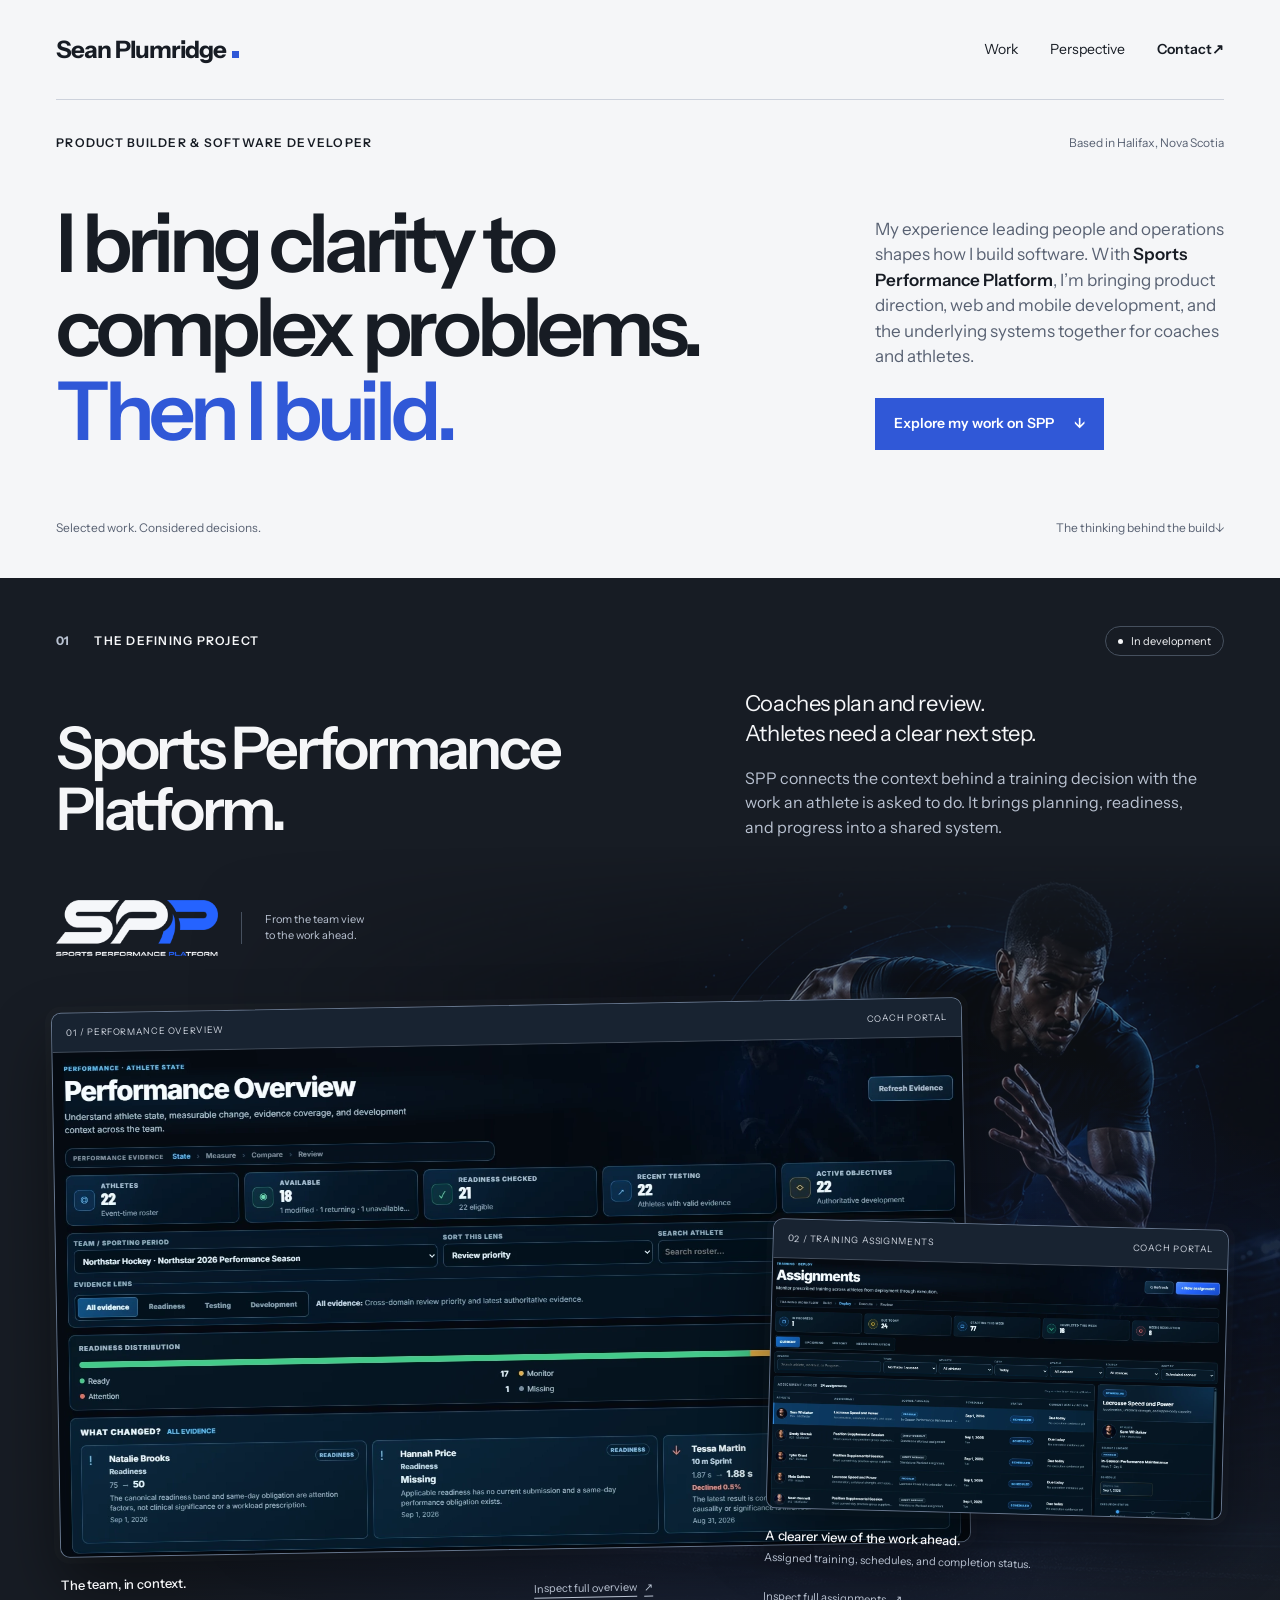
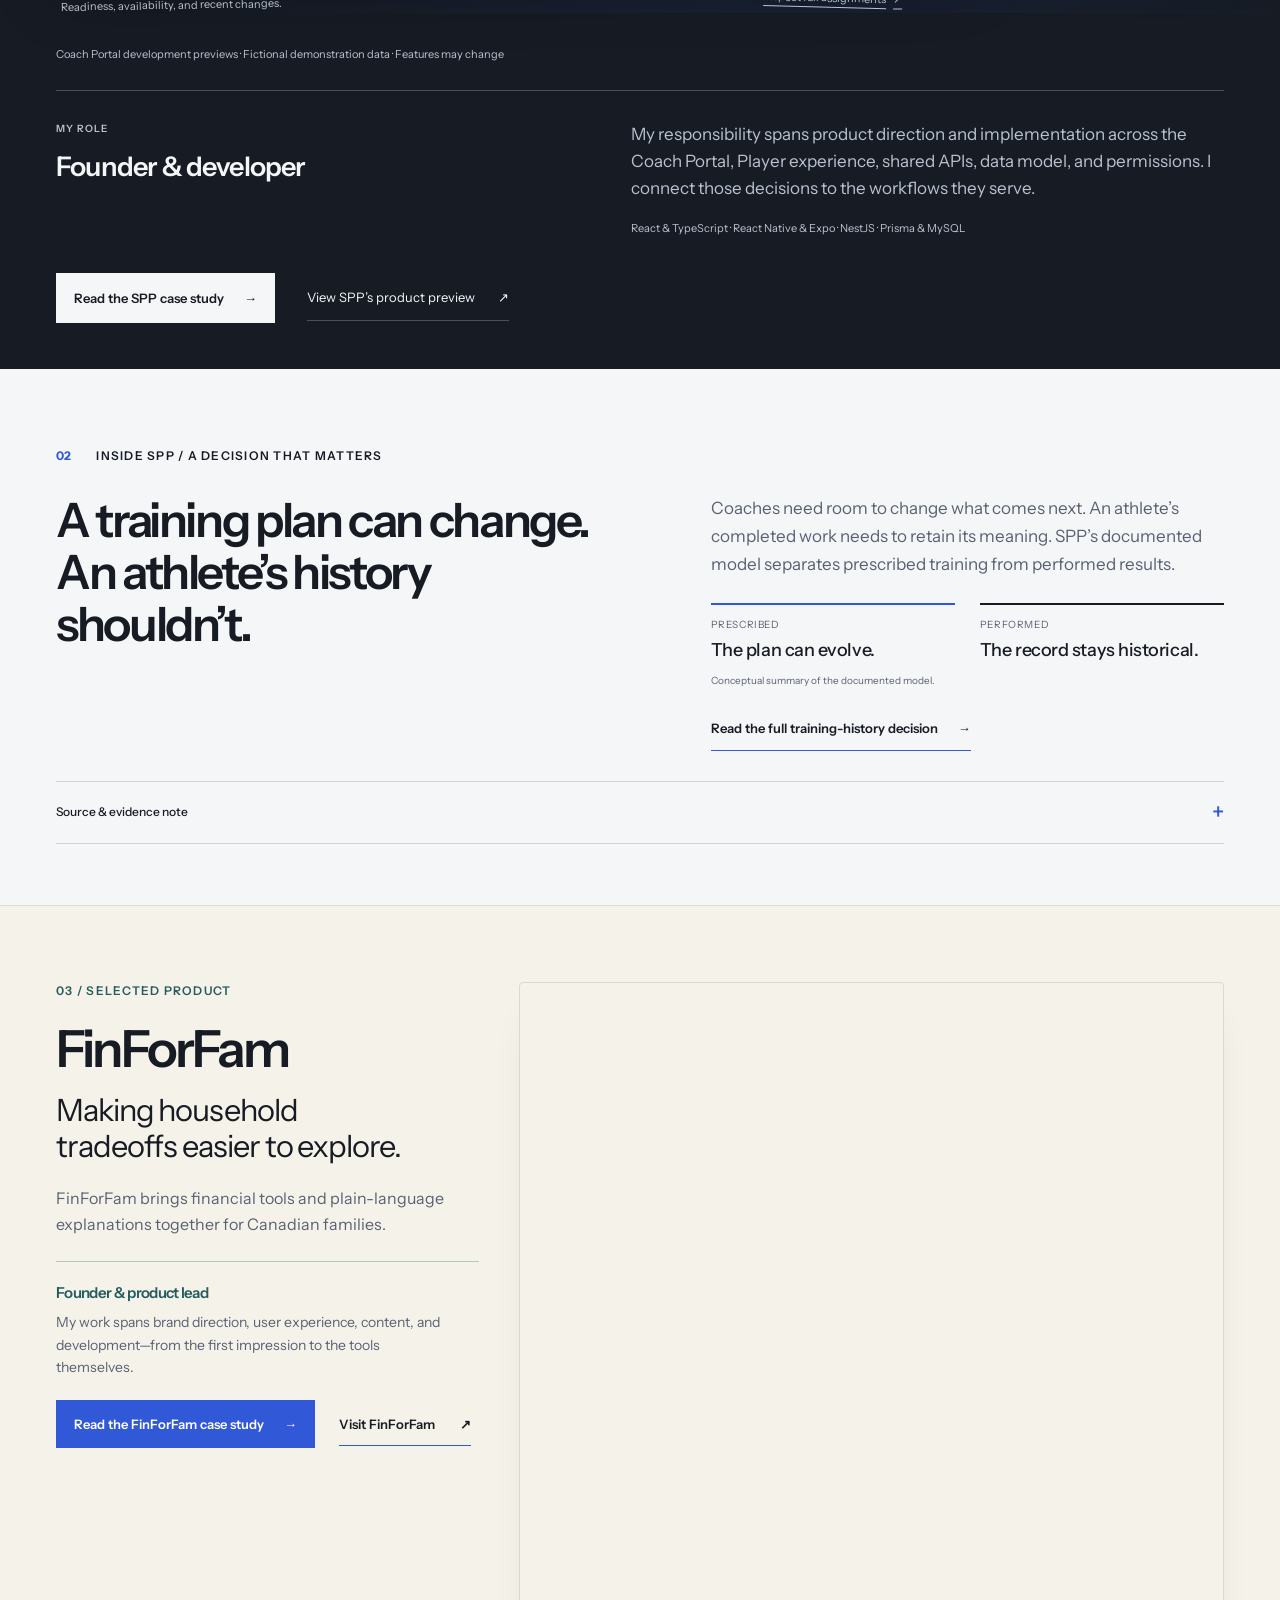
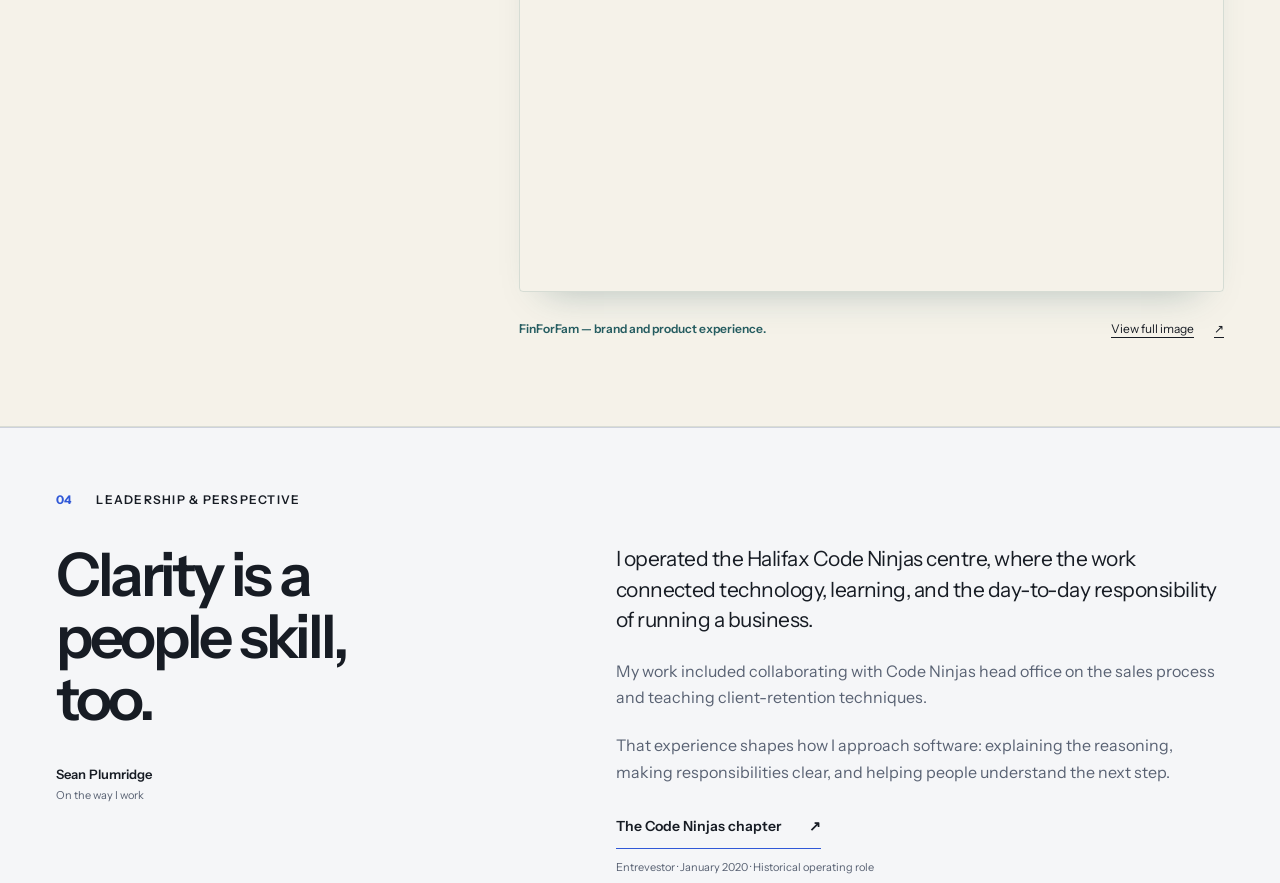
<file: Index.html>
<!doctype html>
<html lang="en"><head><meta charset="utf-8"><meta name="viewport" content="width=device-width, initial-scale=1">
<meta name="google-site-verification" content="6Q25KyPHZvAtKjf8cyDwYXjRZfQqKc8sa76jOtMThGg">
<title>Sean Plumridge — Product builder & software developer</title><meta name="description" content="I bring clarity to complex problems. Then I build. Explore Sports Performance Platform, my software work, and the operating experience behind it."><link rel="canonical" href="https://seanplumridge.com/">
<meta name="theme-color" content="#F5F6F8"><meta property="og:type" content="website"><meta property="og:site_name" content="Sean Plumridge"><meta property="og:title" content="Sean Plumridge — Product builder & software developer"><meta property="og:description" content="I bring clarity to complex problems. Then I build. Explore Sports Performance Platform, my software work, and the operating experience behind it."><meta property="og:url" content="https://seanplumridge.com/"><meta property="og:image" content="https://seanplumridge.com/assets/social/home.png"><meta property="og:image:width" content="1200"><meta property="og:image:height" content="630"><meta property="og:image:alt" content="Sean Plumridge — Product builder and software developer"><meta name="twitter:card" content="summary_large_image"><meta name="twitter:title" content="Sean Plumridge — Product builder & software developer"><meta name="twitter:description" content="I bring clarity to complex problems. Then I build. Explore Sports Performance Platform, my software work, and the operating experience behind it."><meta name="twitter:image" content="https://seanplumridge.com/assets/social/home.png"><meta name="twitter:image:alt" content="Sean Plumridge — Product builder and software developer">
<link rel="icon" href="Images/SeanPFavicons.png" type="image/png"><link rel="preload" href="assets/fonts/InstrumentSans-Variable.woff2" as="font" type="font/woff2" crossorigin><link rel="stylesheet" href="styles.css"><link rel="stylesheet" href="homepage.css">
</head><body class="home-page"><a class="skip" href="#main">Skip to content</a>
<header class="site-header wrap"><a class="identity" href="Index.html" aria-label="Sean Plumridge, home">Sean Plumridge<span class="identity-dot" aria-hidden="true"></span></a><nav aria-label="Primary"><a href="Index.html#spp">Work</a><a href="Index.html#perspective">Perspective</a><a href="#contact">Contact <span aria-hidden="true">↗</span></a></nav></header><main id="main" tabindex="-1">
    <section class="hero wrap" aria-labelledby="hero-title">
      <div class="hero-kicker"><p class="eyebrow">Product builder &amp; software developer</p><p class="location">Based in Halifax, Nova Scotia</p></div>
      <div class="hero-grid">
        <h1 id="hero-title"><span>I bring clarity to</span> <span>complex problems.</span> <span class="accent">Then I build.</span></h1>
        <div class="hero-support">
          <p>My experience leading people and operations shapes how I build software. With <strong>Sports Performance Platform</strong>, I’m bringing product direction, web and mobile development, and the underlying systems together for coaches and athletes.</p>
          <a class="button" href="#spp">Explore my work on SPP <span aria-hidden="true">↓</span></a>
        </div>
      </div>
      <div class="hero-end"><span>Selected work. Considered decisions.</span><a href="#decision">The thinking behind the build <span aria-hidden="true">↓</span></a></div>
    </section>

    <section class="spp-section signature-section" id="spp" aria-labelledby="spp-title">
  <div class="wrap">
    <div class="section-label"><p class="eyebrow"><span class="section-number">01</span> The defining project</p><span class="status"><span aria-hidden="true"></span>In development</span></div>
    <header class="signature-heading">
      <h2 id="spp-title">Sports Performance<br> Platform.</h2>
      <div><p>Coaches plan and review.<br> Athletes need a clear next step.</p><p class="signature-intro">SPP connects the context behind a training decision with the work an athlete is asked to do. It brings planning, readiness, and progress into a shared system.</p></div>
    </header>
    <fieldset class="product-showcase" id="screenshots">
      <legend class="showcase-legend">Explore Coach Portal screenshots</legend>
      <input class="view-choice" type="radio" name="coach-view" id="view-overview" checked>
      <label class="view-label" for="view-overview">Team overview</label>
      <input class="view-choice" type="radio" name="coach-view" id="view-assignments">
      <label class="view-label" for="view-assignments">Training assignments</label>
      <div class="showcase-stage">
        <img class="spp-atmosphere" src="assets/spp/SPP_Coach_Portal_Background_Master.webp" width="2560" height="1440" alt="" aria-hidden="true" loading="lazy" decoding="async">
        <div class="spp-brand"><img src="assets/spp/spp-logo.png" width="500" height="172" alt="Sports Performance Platform"><span>From the team view<br> to the work ahead.</span></div>
        <figure class="showcase-screen screen-overview">
          <div class="screen-frame"><div class="screen-label"><span>01 / Performance Overview</span><span>Coach Portal</span></div><div class="screen-image"><img src="assets/spp/spp-performance-overview-desktop.webp" srcset="assets/responsive/spp-performance-overview-desktop-960.webp 960w, assets/spp/spp-performance-overview-desktop.webp 1482w" sizes="(max-width: 760px) 180vw, (max-width: 1160px) 80vw, 1000px" width="1482" height="821" alt="Coach Portal Performance Overview showing team readiness, availability, and recent changes. Fictional demonstration data." loading="lazy" decoding="async"></div></div>
          <figcaption><div><strong>The team, in context.</strong><p>Readiness, availability, and recent changes.</p></div><a href="assets/spp/spp-performance-overview-desktop.webp">Inspect full overview <span aria-hidden="true">↗</span></a></figcaption>
        </figure>
        <figure class="showcase-screen screen-assignments">
          <div class="screen-frame"><div class="screen-label"><span>02 / Training Assignments</span><span>Coach Portal</span></div><div class="screen-image"><img src="assets/spp/spp-assignments-desktop.webp" srcset="assets/responsive/spp-assignments-desktop-960.webp 960w, assets/spp/spp-assignments-desktop.webp 1483w" sizes="(max-width: 760px) 180vw, (max-width: 1160px) 80vw, 1000px" width="1483" height="813" alt="Coach Portal Assignments showing prescribed training, schedules, and completion status. Fictional demonstration data." loading="lazy" decoding="async"></div></div>
          <figcaption><div><strong>A clearer view of the work ahead.</strong><p>Assigned training, schedules, and completion status.</p></div><a href="assets/spp/spp-assignments-desktop.webp">Inspect full assignments <span aria-hidden="true">↗</span></a></figcaption>
        </figure>
      </div>
    </fieldset>
    <p class="preview-context">Coach Portal development previews · Fictional demonstration data · Features may change<span class="crop-context"> · Selected crops shown on mobile</span></p>
    <div class="signature-contribution">
      <div><p class="eyebrow">My role</p><h3>Founder &amp; developer</h3></div>
      <div class="contribution-copy"><p>My responsibility spans product direction and implementation across the Coach Portal, Player experience, shared APIs, data model, and permissions. I connect those decisions to the workflows they serve.</p><p class="signature-stack">React &amp; TypeScript · React Native &amp; Expo · NestJS · Prisma &amp; MySQL</p></div>
    </div>
    <div class="signature-actions"><a class="button preview-action" href="spp.html">Read the SPP case study <span aria-hidden="true">→</span></a><a class="case-action" href="https://sportsperformanceplatform.com/#connected-performance">View SPP’s product preview <span aria-hidden="true">↗</span></a></div>
  </div>
</section>

    <section class="decision-section decision-brief wrap" id="decision" aria-labelledby="decision-title">
  <p class="eyebrow"><span class="section-number">02</span> Inside SPP / A decision that matters</p>
  <div class="decision-brief-grid"><h2 id="decision-title">A training plan can change.<br> An athlete’s history shouldn’t.</h2><div><p>Coaches need room to change what comes next. An athlete’s completed work needs to retain its meaning. SPP’s documented model separates prescribed training from performed results.</p><div class="decision-distinction"><div><span>Prescribed</span><strong>The plan can evolve.</strong></div><div><span>Performed</span><strong>The record stays historical.</strong></div></div><p class="decision-diagram-caption">Conceptual summary of the documented model.</p><a class="text-link" href="spp.html#training-history">Read the full training-history decision <span aria-hidden="true">→</span></a></div></div>
  <details class="evidence-note"><summary>Source &amp; evidence note <span aria-hidden="true">+</span></summary><div><p>The public engineering account describes separate prescription data and performed results. This is an author-described design; the audit did not inspect private application code or verify this behaviour with executable tests. Screenshots illustrate the interface, not the history-preservation behaviour.</p></div></details>
</section>

<section class="fff-feature" id="more-work" aria-labelledby="more-work-title">
  <div class="wrap fff-feature-grid">
    <div class="fff-story">
      <p class="eyebrow">03 / Selected product</p>
      <h2 id="more-work-title">FinForFam</h2>
      <p class="fff-proposition">Making household tradeoffs easier to explore.</p>
      <p class="fff-introduction">FinForFam brings financial tools and plain-language explanations together for Canadian families.</p>
    </div>
    <div class="fff-contribution">
      <h3>Founder &amp; product lead</h3>
      <p>My work spans brand direction, user experience, content, and development—from the first impression to the tools themselves.</p>
      <div class="fff-actions">
        <a class="button" href="finforfam.html">Read the FinForFam case study <span aria-hidden="true">→</span></a>
        <a class="text-link" href="https://finforfam.ca/">Visit FinForFam <span aria-hidden="true">↗</span></a>
      </div>
    </div>
    <figure class="fff-feature-figure">
      <div class="fff-image-surface">
        <picture>
          <source media="(max-width: 620px)" srcset="assets/finforfam/editorial-compact-605.webp" width="605" height="782">
          <img src="assets/finforfam/editorial-desktop-1425.webp" srcset="assets/finforfam/editorial-desktop-960.webp 960w, assets/finforfam/editorial-desktop-1425.webp 1425w" sizes="(max-width: 900px) calc(100vw - 80px), (max-width: 1160px) 58vw, 800px" width="1425" height="794" alt="FinForFam’s homepage brand introduction: Calm money tools for Canadian families, with a family gathered around a laptop." loading="lazy" decoding="async">
        </picture>
      </div>
      <figcaption>
        <span>FinForFam — brand and product experience.</span>
        <a class="fff-inspect-desktop" href="assets/finforfam/homepage-tools-desktop-full.jpg">View full image <span aria-hidden="true">↗</span></a>
        <a class="fff-inspect-mobile" href="assets/finforfam/homepage-tools-compact-full.jpg">View full image <span aria-hidden="true">↗</span></a>
      </figcaption>
    </figure>
  </div>
</section>


    <section class="perspective-section" id="perspective" aria-labelledby="perspective-title">
      <div class="wrap">
        <p class="eyebrow"><span class="section-number">04</span> Leadership &amp; perspective</p>
        <div class="perspective-grid">
          <div class="perspective-heading"><h2 id="perspective-title">Clarity is a<br> people skill,<br> <span>too.</span></h2><p class="perspective-byline">Sean Plumridge<br> <span>On the way I work</span></p></div>
          <div class="perspective-body"><p class="lead">I operated the Halifax Code Ninjas centre, where the work connected technology, learning, and the day-to-day responsibility of running a business.</p><p>My work included collaborating with Code Ninjas head office on the sales process and teaching client-retention techniques.</p><p>That experience shapes how I approach software: explaining the reasoning, making responsibilities clear, and helping people understand the next step.</p><a class="text-link" href="https://entrevestor.com/home/entry/code-ninjas-opens-halifax-office">The Code Ninjas chapter <span aria-hidden="true">↗</span></a><p class="source-caption">Entrevestor · January 2020 · Historical operating role</p></div></div></div></section>
  <section class="contact-section" id="contact" aria-labelledby="contact-title"><div class="wrap contact"><div><p class="eyebrow">Let’s start a conversation</p><h2 id="contact-title">Have a project or<br> opportunity in mind?</h2><p class="contact-support">Get in touch about a role, a product, or Sports Performance Platform.</p></div><a class="contact-link" href="mailto:spplumridge@gmail.com">Email me <span aria-hidden="true">↗</span><small>spplumridge@gmail.com</small></a></div></section></main><footer class="site-footer wrap"><a href="Index.html">Sean Plumridge © 2026</a><div><a href="https://www.linkedin.com/in/seanplumridge/">LinkedIn <span aria-hidden="true">↗</span></a><a href="https://github.com/SeanPlumridge">GitHub <span aria-hidden="true">↗</span></a><a href="Index.html#spp">Back to selected work ↑</a></div></footer></body></html>
</file>
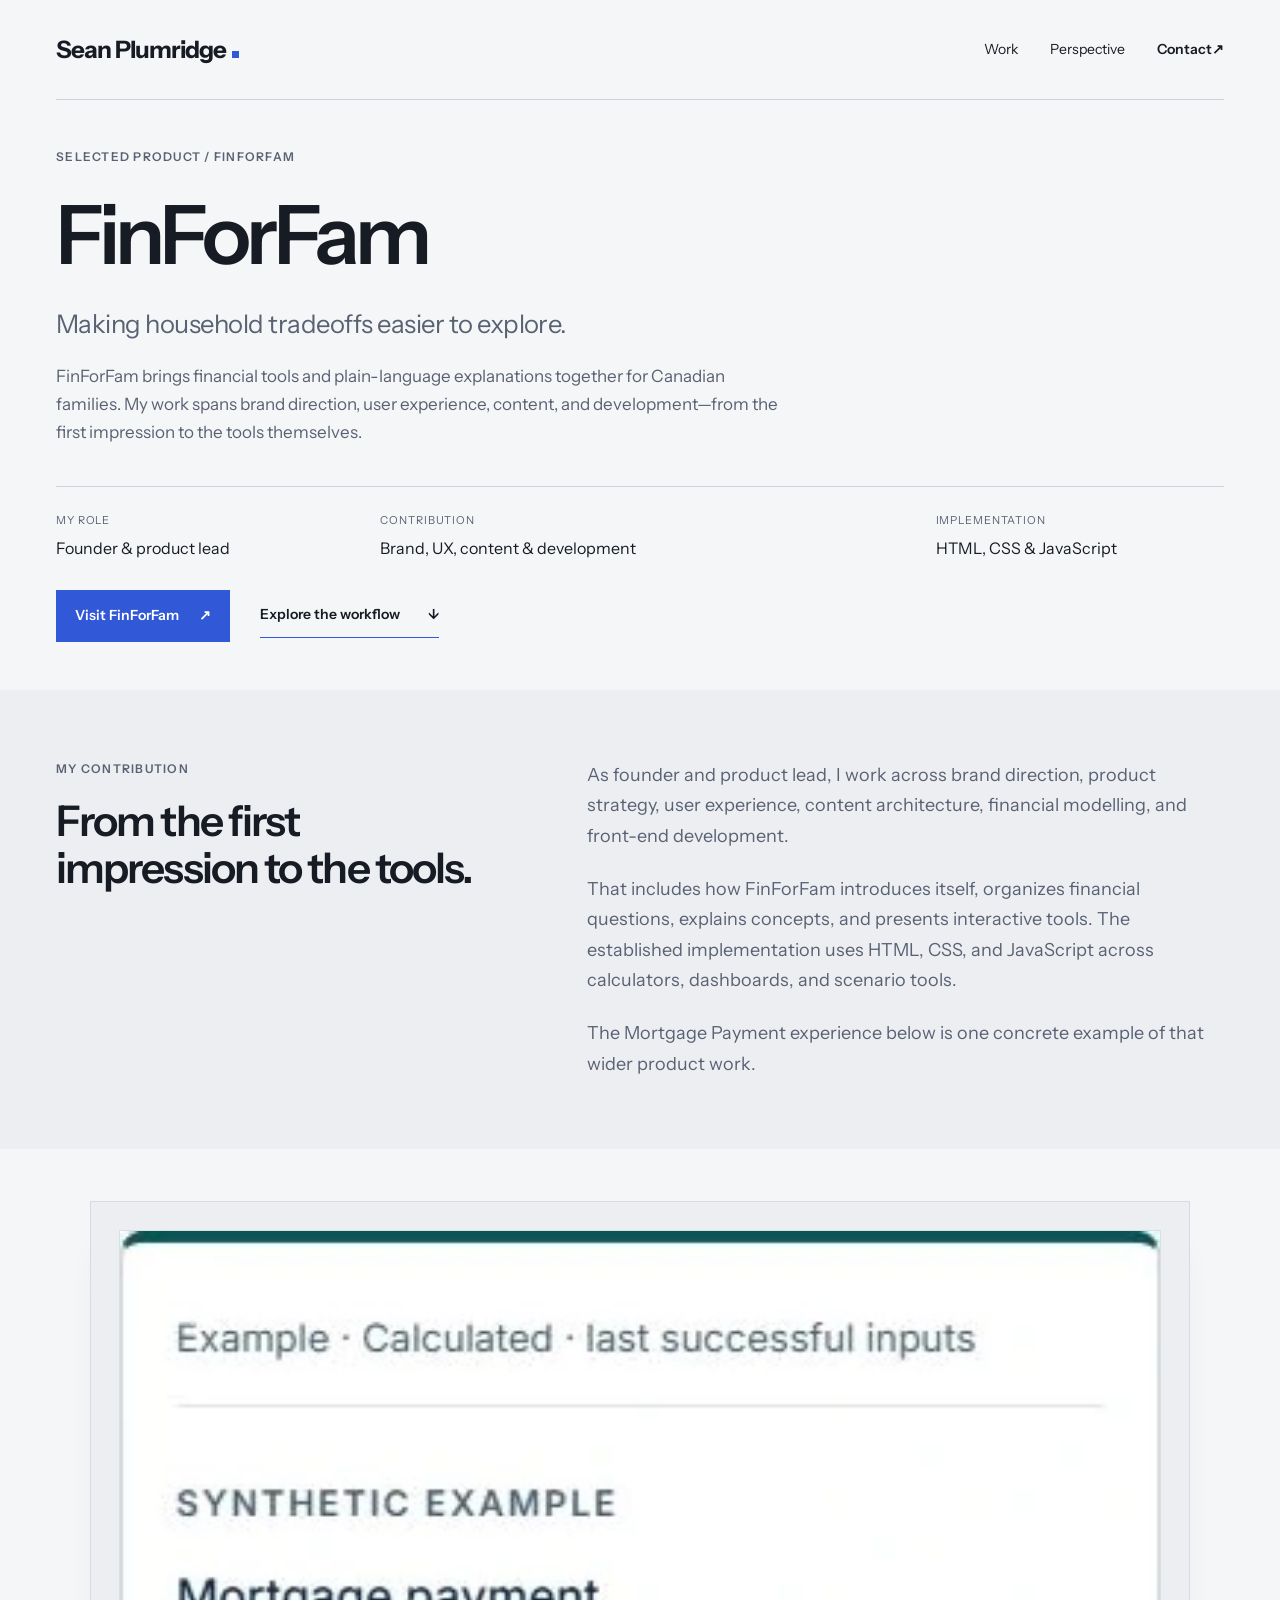
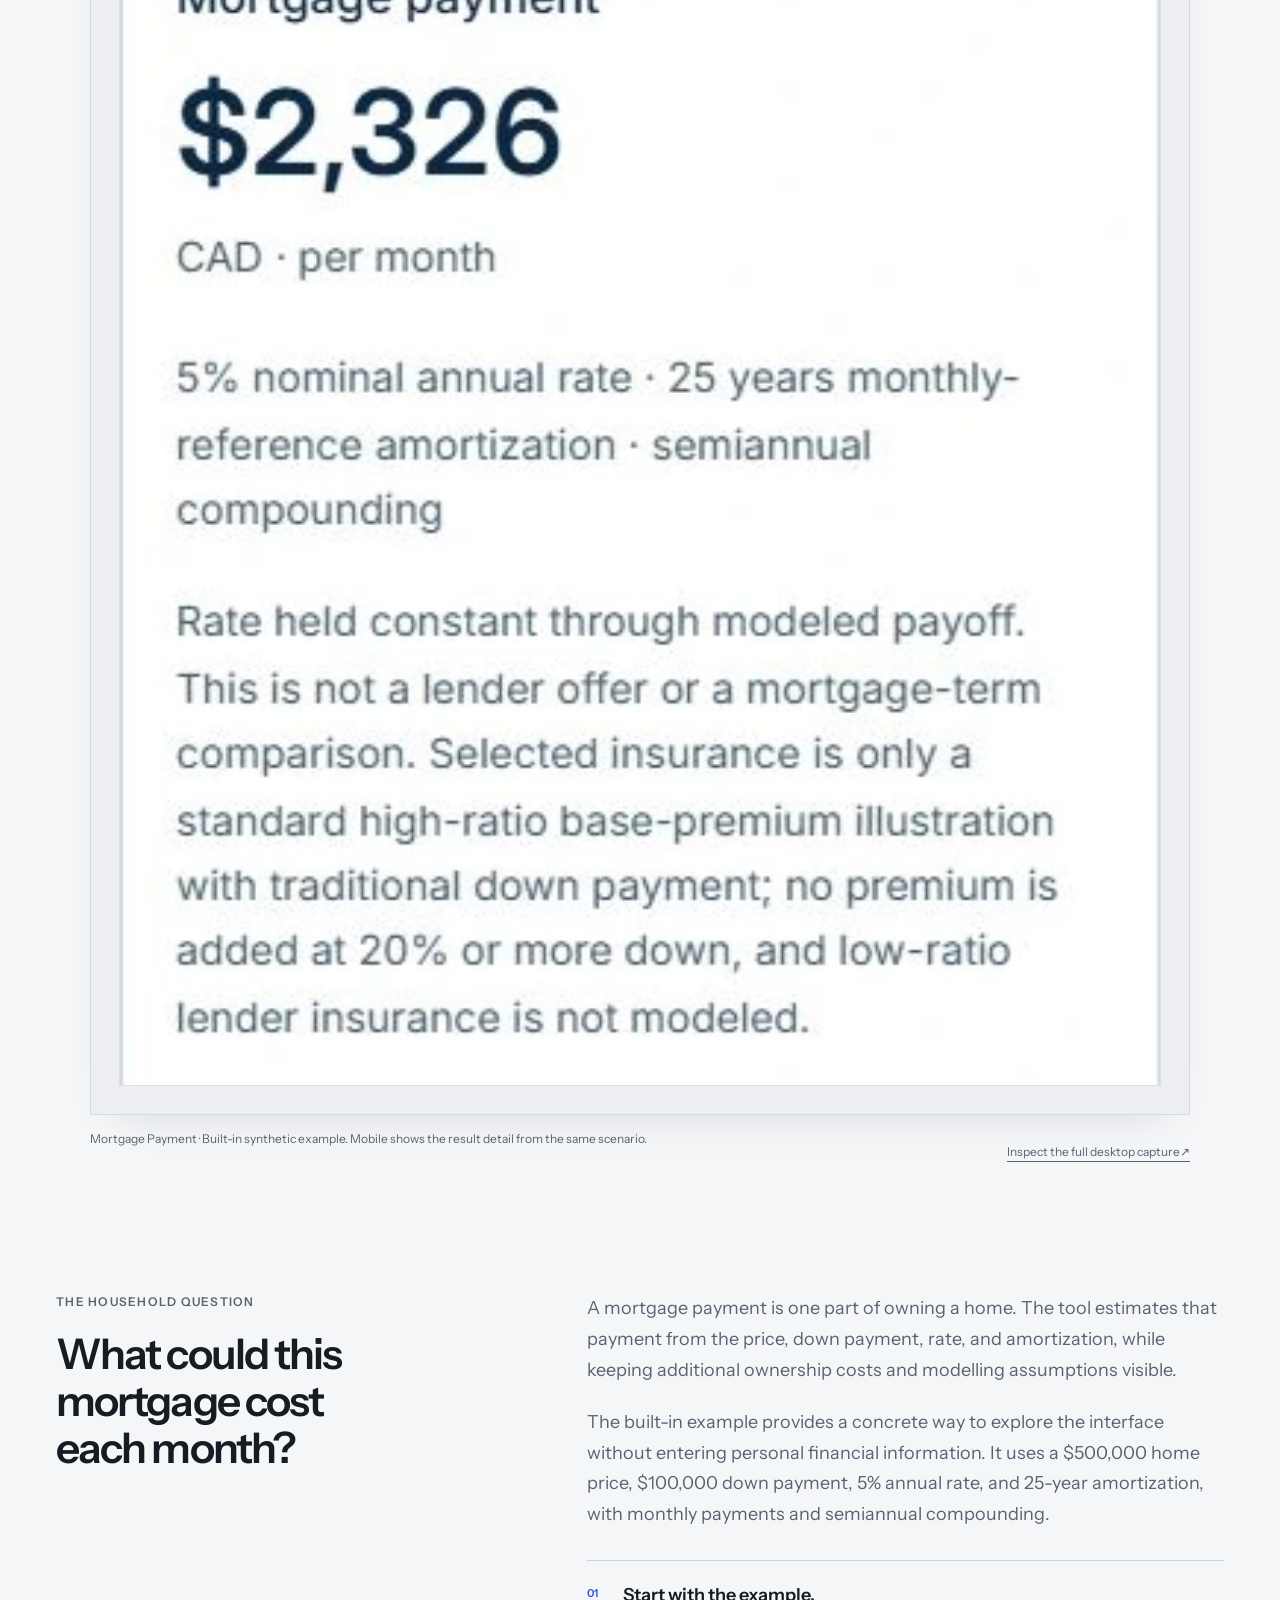
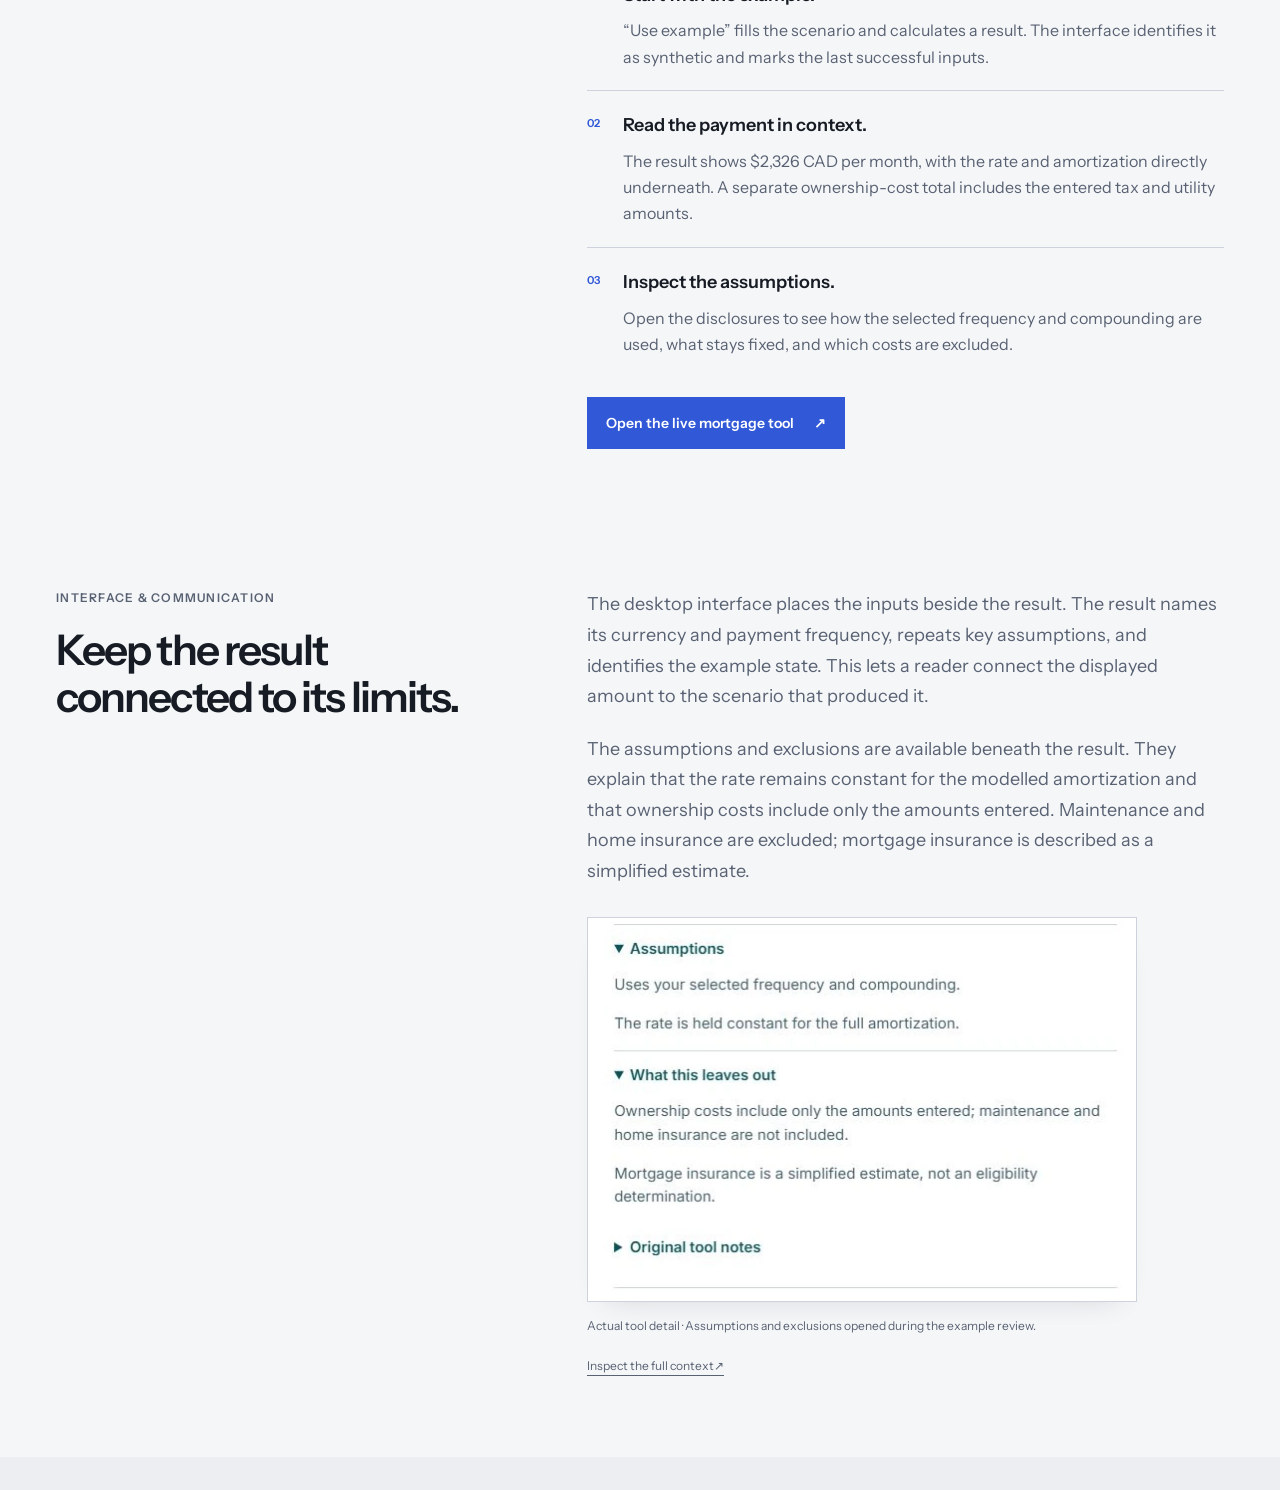
<file: finforfam.html>
<!doctype html>
<html lang="en"><head><meta charset="utf-8"><meta name="viewport" content="width=device-width, initial-scale=1">
<title>FinForFam — Product & Front-End Work | Sean Plumridge</title><meta name="description" content="Sean Plumridge’s product, financial-modelling, UX, and front-end work on FinForFam: tools that help Canadian families explore household tradeoffs."><link rel="canonical" href="https://seanplumridge.com/finforfam.html">
<meta name="theme-color" content="#F5F6F8"><meta property="og:type" content="website"><meta property="og:site_name" content="Sean Plumridge"><meta property="og:title" content="FinForFam — Product & Front-End Work | Sean Plumridge"><meta property="og:description" content="Sean Plumridge’s product, financial-modelling, UX, and front-end work on FinForFam: tools that help Canadian families explore household tradeoffs."><meta property="og:url" content="https://seanplumridge.com/finforfam.html"><meta property="og:image" content="https://seanplumridge.com/assets/social/finforfam.png"><meta property="og:image:width" content="1200"><meta property="og:image:height" content="630"><meta property="og:image:alt" content="FinForFam — Making household tradeoffs easier to explore. A case study by Sean Plumridge."><meta name="twitter:card" content="summary_large_image"><meta name="twitter:title" content="FinForFam — Product & Front-End Work | Sean Plumridge"><meta name="twitter:description" content="Sean Plumridge’s product, financial-modelling, UX, and front-end work on FinForFam: tools that help Canadian families explore household tradeoffs."><meta name="twitter:image" content="https://seanplumridge.com/assets/social/finforfam.png"><meta name="twitter:image:alt" content="FinForFam — Making household tradeoffs easier to explore. A case study by Sean Plumridge.">
<link rel="icon" href="Images/SeanPFavicons.png" type="image/png"><link rel="preload" href="assets/fonts/InstrumentSans-Variable.woff2" as="font" type="font/woff2" crossorigin><link rel="stylesheet" href="styles.css"><link rel="stylesheet" href="fffstyles.css">
</head><body class="case-page"><a class="skip" href="#main">Skip to content</a>
<header class="site-header wrap"><a class="identity" href="Index.html" aria-label="Sean Plumridge, home">Sean Plumridge<span class="identity-dot" aria-hidden="true"></span></a><nav aria-label="Primary"><a href="Index.html#spp">Work</a><a href="Index.html#perspective">Perspective</a><a href="#contact">Contact <span aria-hidden="true">↗</span></a></nav></header><main id="main" tabindex="-1">
<section class="case-hero wrap" aria-labelledby="case-title">
  <p class="eyebrow">Selected product / FinForFam</p>
  <h1 id="case-title">FinForFam</h1>
  <p class="case-deck">Making household tradeoffs easier to explore.</p>
  <p>FinForFam brings financial tools and plain-language explanations together for Canadian families. My work spans brand direction, user experience, content, and development—from the first impression to the tools themselves.</p>
  <dl class="case-meta"><div><dt>My role</dt><dd>Founder &amp; product lead</dd></div><div><dt>Contribution</dt><dd>Brand, UX, content &amp; development</dd></div><div><dt>Implementation</dt><dd>HTML, CSS &amp; JavaScript</dd></div></dl>
  <div class="case-actions"><a class="button" href="https://finforfam.ca/">Visit FinForFam <span aria-hidden="true">↗</span></a><a class="text-link" href="#workflow">Explore the workflow <span aria-hidden="true">↓</span></a></div>
</section>
<section class="case-section soft fff-case-contribution" id="contribution" aria-labelledby="contribution-title"><div class="wrap case-grid">
  <div class="case-heading"><p class="eyebrow">My contribution</p><h2 id="contribution-title">From the first impression to the tools.</h2></div>
  <div class="prose">
    <p>As founder and product lead, I work across brand direction, product strategy, user experience, content architecture, financial modelling, and front-end development.</p>
    <p>That includes how FinForFam introduces itself, organizes financial questions, explains concepts, and presents interactive tools. The established implementation uses HTML, CSS, and JavaScript across calculators, dashboards, and scenario tools.</p>
    <p>The Mortgage Payment experience below is one concrete example of that wider product work.</p>
  </div>
</div></section>
<figure class="project-masthead wrap case-figure fff-product-figure">
  <picture>
    <source media="(max-width: 620px)" srcset="assets/finforfam/mortgage-example-mobile.webp" width="354" height="495">
    <img src="assets/finforfam/mortgage-example-desktop-1150.webp" srcset="assets/finforfam/mortgage-example-desktop-800.webp 800w, assets/finforfam/mortgage-example-desktop-1150.webp 1150w" sizes="(max-width: 1160px) calc(100vw - 44px), 1100px" width="1150" height="600" alt="Mortgage Payment built-in synthetic example showing a $2,326 monthly estimate with the rate, amortization, and limitations visible." loading="lazy" decoding="async">
  </picture>
  <figcaption><span>Mortgage Payment · Built-in synthetic example. Mobile shows the result detail from the same scenario.</span><a href="assets/finforfam/mortgage-example-desktop-full.jpg">Inspect the full desktop capture <span aria-hidden="true">↗</span></a></figcaption>
</figure>
<section class="case-section fff-workflow" id="workflow" aria-labelledby="workflow-title"><div class="wrap case-grid">
  <div class="case-heading"><p class="eyebrow">The household question</p><h2 id="workflow-title">What could this mortgage cost each month?</h2></div>
  <div class="prose">
    <p>A mortgage payment is one part of owning a home. The tool estimates that payment from the price, down payment, rate, and amortization, while keeping additional ownership costs and modelling assumptions visible.</p>
    <p>The built-in example provides a concrete way to explore the interface without entering personal financial information. It uses a $500,000 home price, $100,000 down payment, 5% annual rate, and 25-year amortization, with monthly payments and semiannual compounding.</p>
    <ol class="fff-workflow-steps">
      <li><strong>Start with the example.</strong> “Use example” fills the scenario and calculates a result. The interface identifies it as synthetic and marks the last successful inputs.</li>
      <li><strong>Read the payment in context.</strong> The result shows $2,326 CAD per month, with the rate and amortization directly underneath. A separate ownership-cost total includes the entered tax and utility amounts.</li>
      <li><strong>Inspect the assumptions.</strong> Open the disclosures to see how the selected frequency and compounding are used, what stays fixed, and which costs are excluded.</li>
    </ol>
    <div class="case-actions fff-tool-actions"><a class="button" href="https://finforfam.ca/tools/mortgage-payment">Open the live mortgage tool <span aria-hidden="true">↗</span></a></div>
  </div>
</div></section>
<section class="case-section" aria-labelledby="decision-title"><div class="wrap case-grid">
  <div class="case-heading"><p class="eyebrow">Interface &amp; communication</p><h2 id="decision-title">Keep the result connected to its limits.</h2></div>
  <div class="prose">
    <p>The desktop interface places the inputs beside the result. The result names its currency and payment frequency, repeats key assumptions, and identifies the example state. This lets a reader connect the displayed amount to the scenario that produced it.</p>
    <p>The assumptions and exclusions are available beneath the result. They explain that the rate remains constant for the modelled amortization and that ownership costs include only the amounts entered. Maintenance and home insurance are excluded; mortgage insurance is described as a simplified estimate.</p>
    <figure class="case-figure fff-result-detail">
      <img src="assets/finforfam/mortgage-assumptions.webp" width="550" height="385" alt="Opened Assumptions and What this leaves out disclosures, including the fixed-rate assumption and excluded maintenance and home insurance costs." loading="lazy" decoding="async">
      <figcaption><span>Actual tool detail · Assumptions and exclusions opened during the example review.</span><a href="assets/finforfam/mortgage-context-desktop-full.jpg">Inspect the full context <span aria-hidden="true">↗</span></a></figcaption>
    </figure>
  </div>
</div></section>
<section class="case-section soft" aria-labelledby="scope-title"><div class="wrap case-grid">
  <div class="case-heading"><p class="eyebrow">Current scope</p><h2 id="scope-title">A working example, with a clear boundary.</h2></div>
  <div class="prose">
    <p>In the 28 October 2026 browser review, the public tool’s built-in example populated its fields, produced the labelled result, and exposed the assumptions shown here. The two views are authentic captures of that demonstration state.</p>
    <p>That observation establishes this interface workflow. It does not independently validate the financial calculations or establish user or commercial outcomes. The tool presents educational estimates; the displayed example is not a lender offer.</p>
    <div class="case-actions"><a class="button" href="https://finforfam.ca/tools/mortgage-payment">Open the live mortgage tool <span aria-hidden="true">↗</span></a><a class="text-link" href="Index.html#more-work">Return to the portfolio <span aria-hidden="true">→</span></a></div>
  </div>
</div></section><section class="contact-section" id="contact" aria-labelledby="contact-title"><div class="wrap contact"><div><p class="eyebrow">Let’s start a conversation</p><h2 id="contact-title">Have a project or<br> opportunity in mind?</h2><p class="contact-support">Get in touch about a role, a product, or Sports Performance Platform.</p></div><a class="contact-link" href="mailto:spplumridge@gmail.com">Email me <span aria-hidden="true">↗</span><small>spplumridge@gmail.com</small></a></div></section></main><footer class="site-footer wrap"><a href="Index.html">Sean Plumridge © 2026</a><div><a href="https://www.linkedin.com/in/seanplumridge/">LinkedIn <span aria-hidden="true">↗</span></a><a href="https://github.com/SeanPlumridge">GitHub <span aria-hidden="true">↗</span></a><a href="Index.html#spp">Back to selected work ↑</a></div></footer></body></html>
</file>
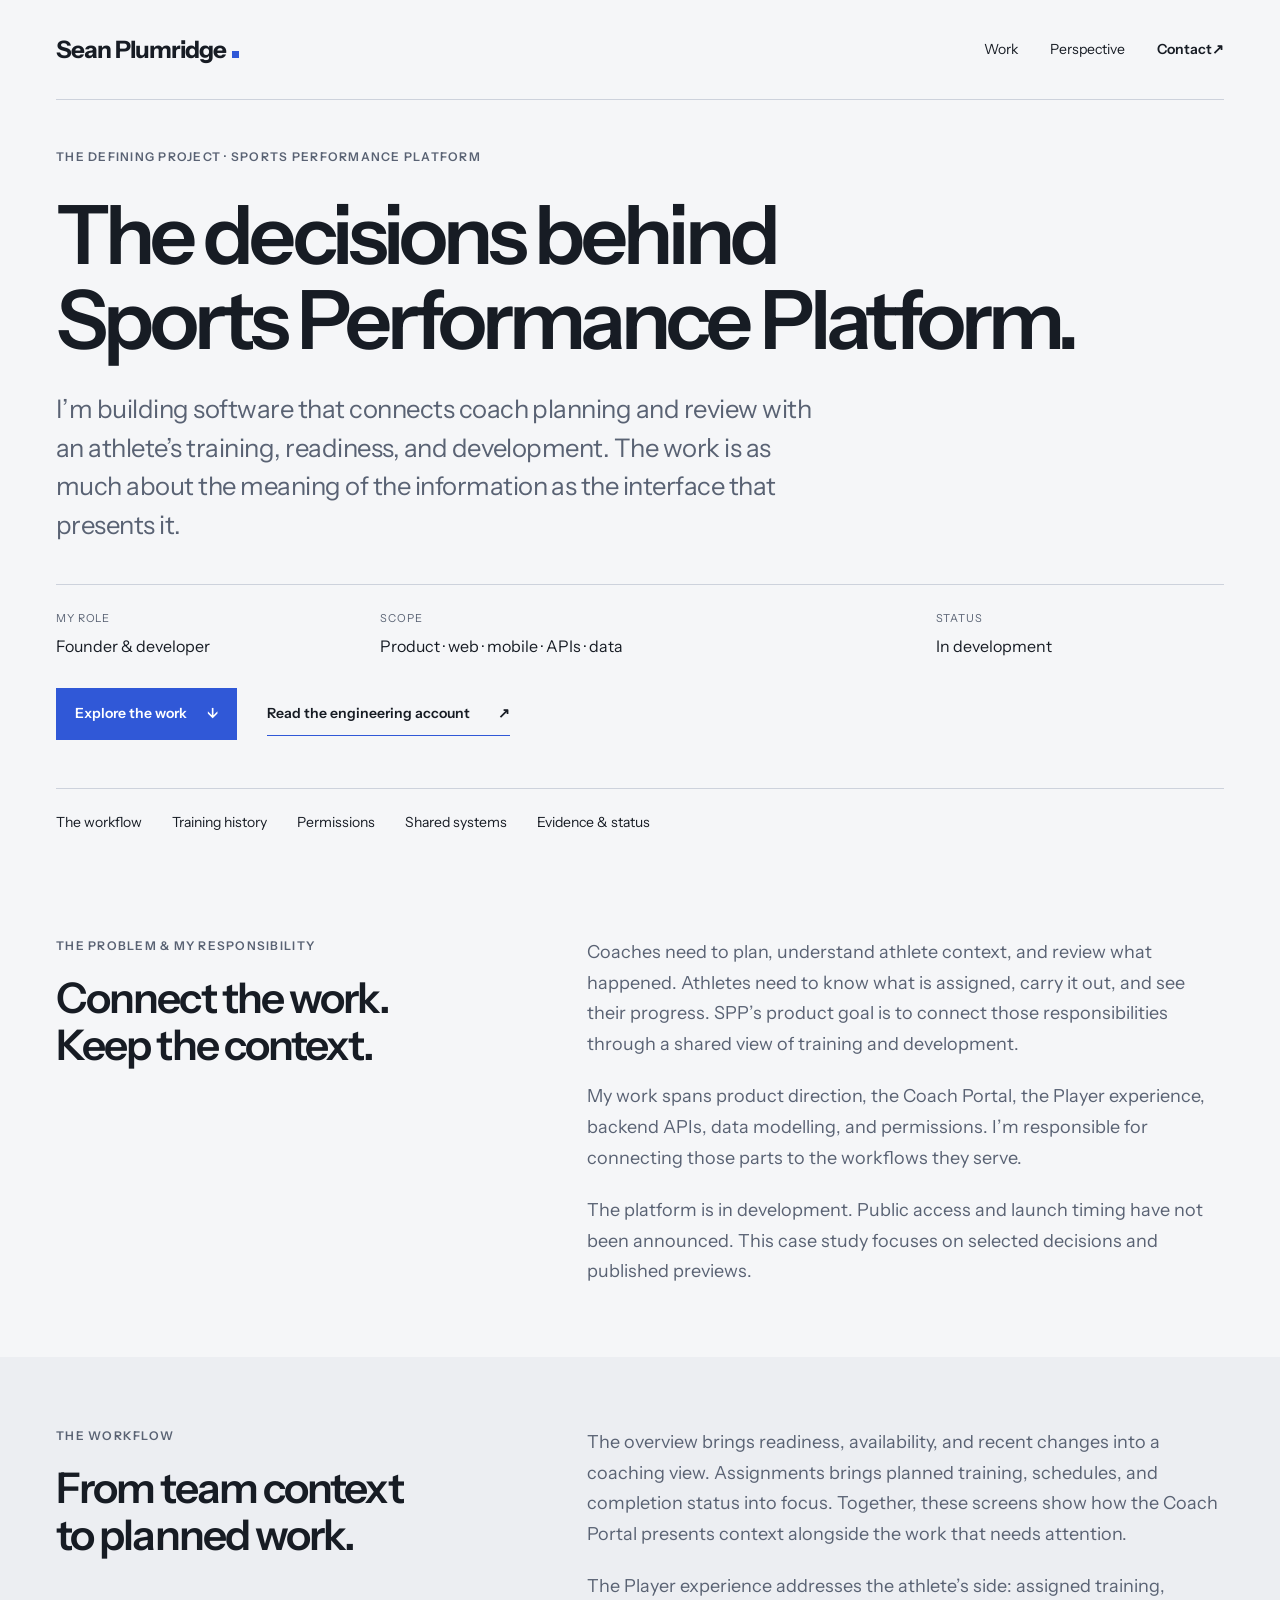
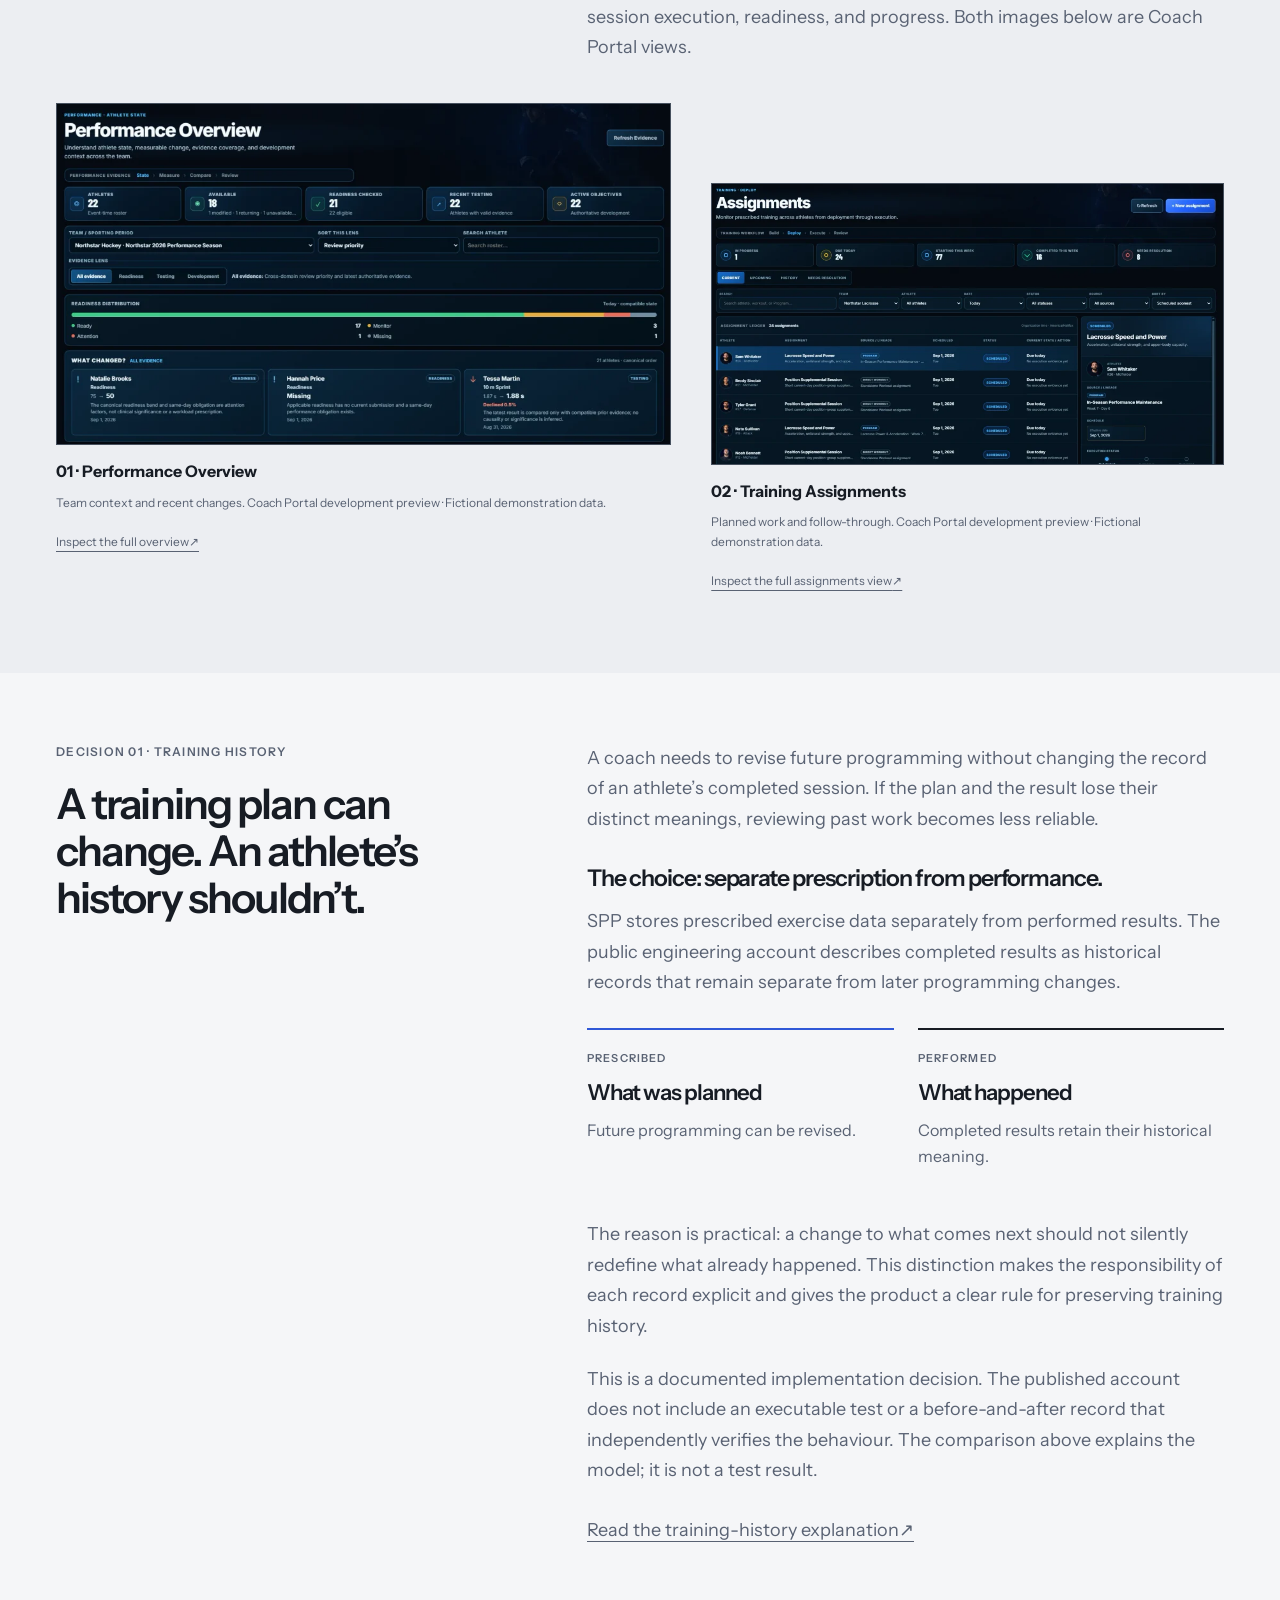
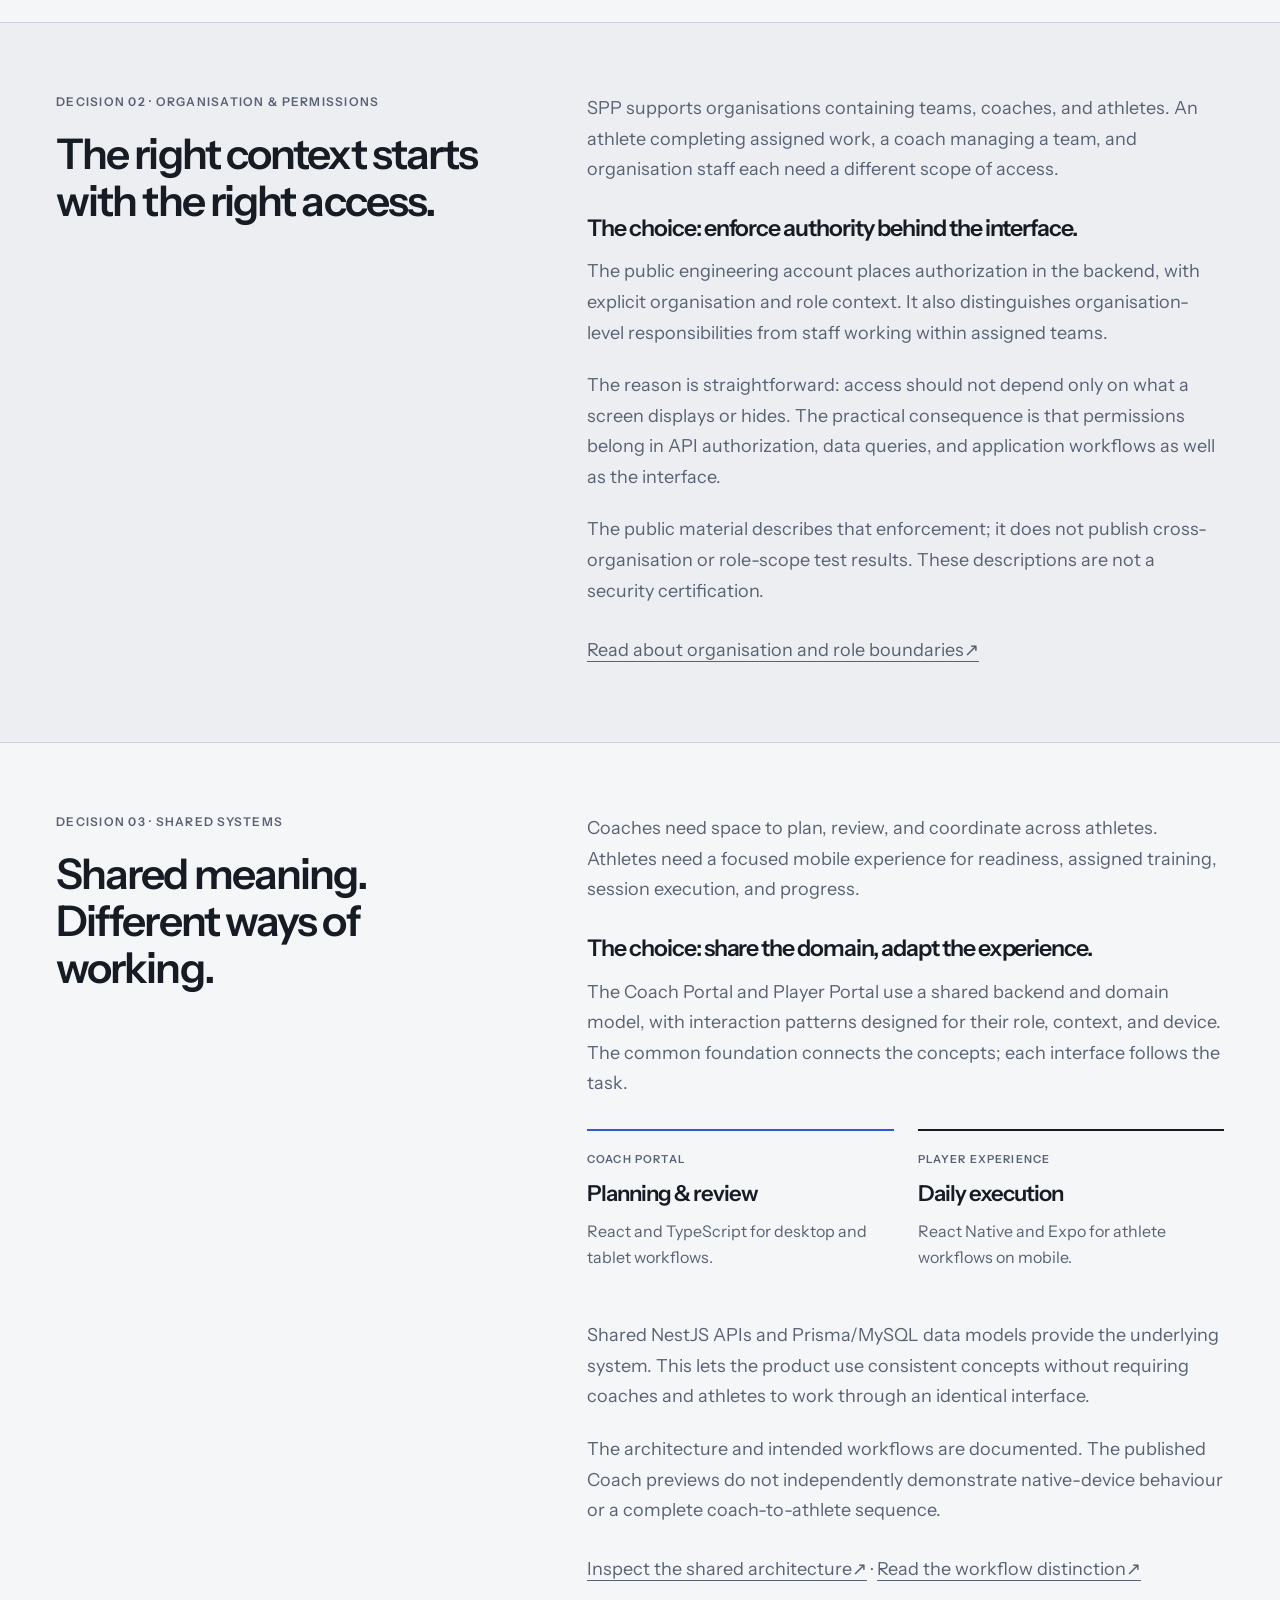
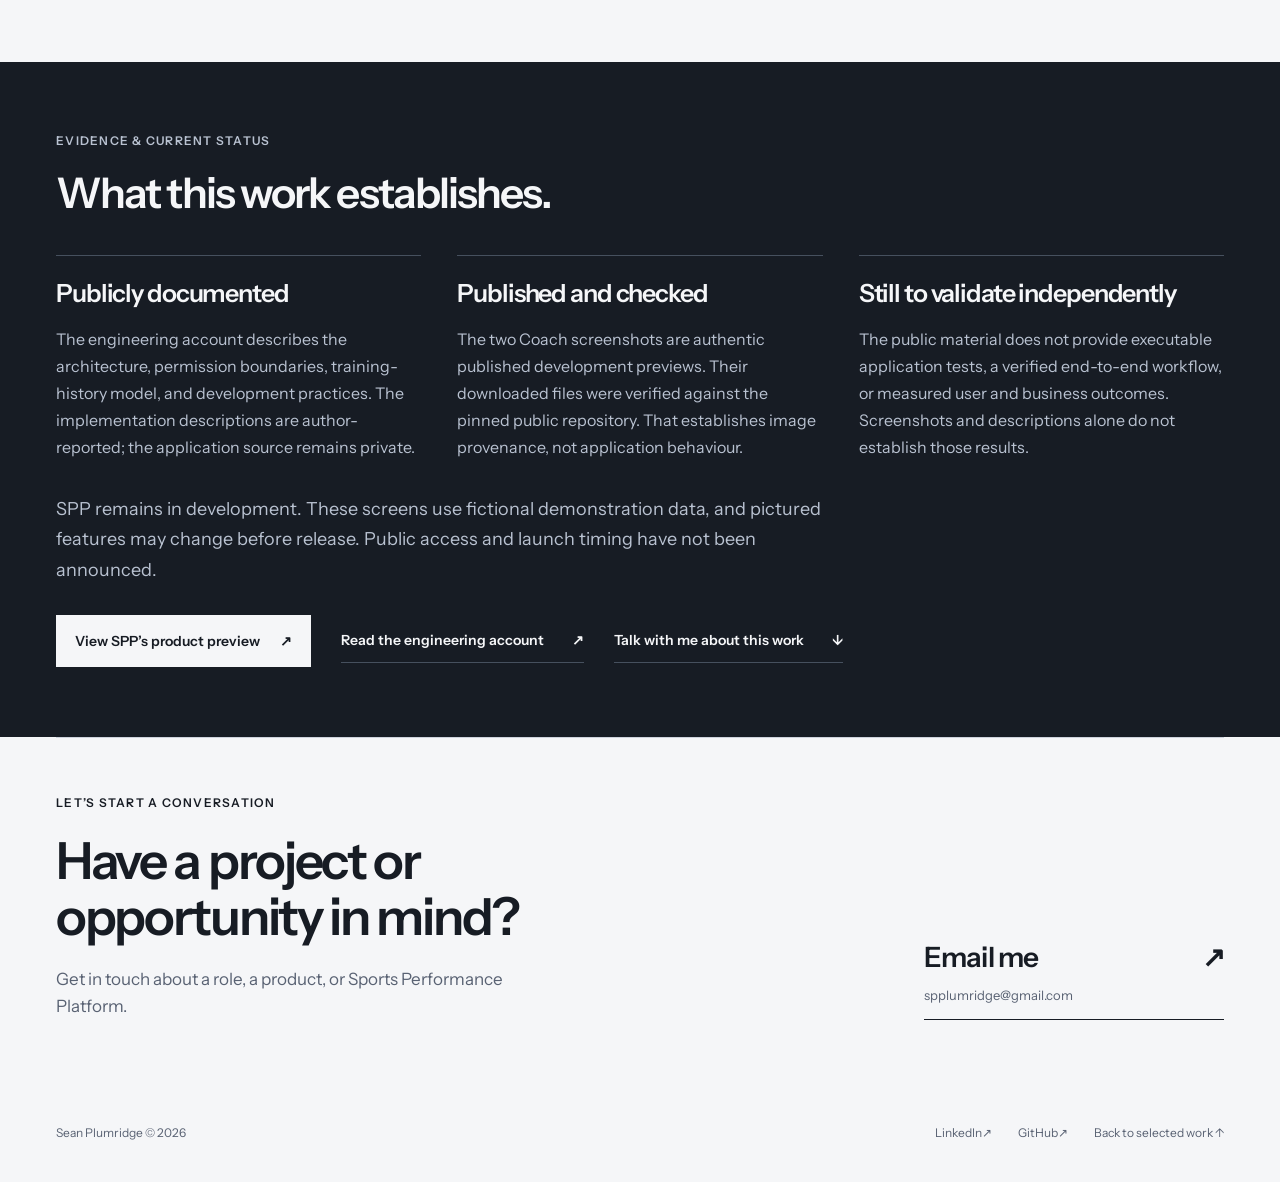
<file: spp.html>
<!doctype html>
<html lang="en"><head><meta charset="utf-8"><meta name="viewport" content="width=device-width, initial-scale=1">
<title>Sports Performance Platform — Sean Plumridge’s Product &amp; Engineering Work</title><meta name="description" content="Sean Plumridge’s work on SPP: connecting coach and athlete workflows, preserving training history, and designing permissions and shared systems. In development."><link rel="canonical" href="https://seanplumridge.com/spp.html">
<meta name="theme-color" content="#F5F6F8"><meta property="og:type" content="website"><meta property="og:site_name" content="Sean Plumridge"><meta property="og:title" content="Sports Performance Platform — Sean Plumridge’s Product &amp; Engineering Work"><meta property="og:description" content="Sean Plumridge’s work on SPP: connecting coach and athlete workflows, preserving training history, and designing permissions and shared systems. In development."><meta property="og:url" content="https://seanplumridge.com/spp.html"><meta property="og:image" content="https://seanplumridge.com/assets/social/spp.png"><meta property="og:image:width" content="1200"><meta property="og:image:height" content="630"><meta property="og:image:alt" content="Sean Plumridge — Sports Performance Platform product and engineering case study"><meta name="twitter:card" content="summary_large_image"><meta name="twitter:title" content="Sports Performance Platform — Sean Plumridge’s Product &amp; Engineering Work"><meta name="twitter:description" content="Sean Plumridge’s work on SPP: connecting coach and athlete workflows, preserving training history, and designing permissions and shared systems. In development."><meta name="twitter:image" content="https://seanplumridge.com/assets/social/spp.png"><meta name="twitter:image:alt" content="Sean Plumridge — Sports Performance Platform product and engineering case study">
<link rel="icon" href="Images/SeanPFavicons.png" type="image/png"><link rel="preload" href="assets/fonts/InstrumentSans-Variable.woff2" as="font" type="font/woff2" crossorigin><link rel="stylesheet" href="styles.css"><link rel="stylesheet" href="sppstyles.css">
</head><body class="case-page spp-case"><a class="skip" href="#main">Skip to content</a>
<header class="site-header wrap"><a class="identity" href="Index.html" aria-label="Sean Plumridge, home">Sean Plumridge<span class="identity-dot" aria-hidden="true"></span></a><nav aria-label="Primary"><a href="Index.html#spp">Work</a><a href="Index.html#perspective">Perspective</a><a href="#contact">Contact <span aria-hidden="true">↗</span></a></nav></header><main id="main" tabindex="-1">
<section class="case-hero wrap" aria-labelledby="case-title">
  <p class="eyebrow">The defining project · Sports Performance Platform</p>
  <h1 id="case-title">The decisions behind<br> Sports Performance Platform.</h1>
  <p class="case-deck">I’m building software that connects coach planning and review with an athlete’s training, readiness, and development. The work is as much about the meaning of the information as the interface that presents it.</p>
  <dl class="case-meta">
    <div><dt>My role</dt><dd>Founder &amp; developer</dd></div>
    <div><dt>Scope</dt><dd>Product · web · mobile · APIs · data</dd></div>
    <div><dt>Status</dt><dd>In development</dd></div>
  </dl>
  <div class="case-actions"><a class="button" href="#workflow">Explore the work <span aria-hidden="true">↓</span></a><a class="text-link" href="https://github.com/SeanPlumridge/spp-engineering-case-study/blob/04382a9a40f10563ac59c5c7e556feb4480f0ad2/README.md">Read the engineering account <span aria-hidden="true">↗</span></a></div>
</section>

<nav class="case-nav wrap" aria-label="Case study sections">
  <a href="#workflow">The workflow</a><a href="#training-history">Training history</a><a href="#permissions">Permissions</a><a href="#shared-systems">Shared systems</a><a href="#evidence">Evidence &amp; status</a>
</nav>

<section class="case-section" aria-labelledby="problem-title">
  <div class="wrap case-grid">
    <div class="case-heading"><p class="eyebrow">The problem &amp; my responsibility</p><h2 id="problem-title">Connect the work.<br> Keep the context.</h2></div>
    <div class="prose">
      <p>Coaches need to plan, understand athlete context, and review what happened. Athletes need to know what is assigned, carry it out, and see their progress. SPP’s product goal is to connect those responsibilities through a shared view of training and development.</p>
      <p>My work spans product direction, the Coach Portal, the Player experience, backend APIs, data modelling, and permissions. I’m responsible for connecting those parts to the workflows they serve.</p>
      <p>The platform is in development. Public access and launch timing have not been announced. This case study focuses on selected decisions and published previews.</p>
    </div>
  </div>
</section>

<section class="case-section soft" id="workflow" aria-labelledby="workflow-title">
  <div class="wrap">
    <div class="case-grid">
      <div class="case-heading"><p class="eyebrow">The workflow</p><h2 id="workflow-title">From team context<br> to planned work.</h2></div>
      <div class="prose"><p>The overview brings readiness, availability, and recent changes into a coaching view. Assignments brings planned training, schedules, and completion status into focus. Together, these screens show how the Coach Portal presents context alongside the work that needs attention.</p><p>The Player experience addresses the athlete’s side: assigned training, session execution, readiness, and progress. Both images below are Coach Portal views.</p></div>
    </div>
    <div class="workflow-grid">
      <figure class="case-figure">
        <img src="assets/spp/spp-performance-overview-desktop.webp" srcset="assets/responsive/spp-performance-overview-desktop-960.webp 960w, assets/spp/spp-performance-overview-desktop.webp 1482w" sizes="(max-width: 620px) calc(100vw - 44px), (max-width: 1160px) 50vw, 680px" width="1482" height="821" alt="Coach Portal Performance Overview showing team counts, readiness distribution, and recent fictional athlete changes." loading="lazy" decoding="async">
        <figcaption><strong>01 · Performance Overview</strong><span>Team context and recent changes. Coach Portal development preview · Fictional demonstration data.</span><a href="assets/spp/spp-performance-overview-desktop.webp" target="_blank" rel="noopener">Inspect the full overview <span class="sr-only">in a new tab</span> <span aria-hidden="true">↗</span></a></figcaption>
      </figure>
      <figure class="case-figure">
        <img src="assets/spp/spp-assignments-desktop.webp" srcset="assets/responsive/spp-assignments-desktop-960.webp 960w, assets/spp/spp-assignments-desktop.webp 1483w" sizes="(max-width: 620px) calc(100vw - 44px), (max-width: 1160px) 50vw, 680px" width="1483" height="813" alt="Coach Portal Assignments showing fictional training assignments, schedules, completion status, and a selected assignment’s details." loading="lazy" decoding="async">
        <figcaption><strong>02 · Training Assignments</strong><span>Planned work and follow-through. Coach Portal development preview · Fictional demonstration data.</span><a href="assets/spp/spp-assignments-desktop.webp" target="_blank" rel="noopener">Inspect the full assignments view <span class="sr-only">in a new tab</span> <span aria-hidden="true">↗</span></a></figcaption>
      </figure>
    </div>
  </div>
</section>

<section class="case-section decision-chapter" id="training-history" aria-labelledby="history-title">
  <div class="wrap case-grid">
    <div class="case-heading"><p class="eyebrow">Decision 01 · Training history</p><h2 id="history-title">A training plan can change. An athlete’s history shouldn’t.</h2></div>
    <div class="prose">
      <p>A coach needs to revise future programming without changing the record of an athlete’s completed session. If the plan and the result lose their distinct meanings, reviewing past work becomes less reliable.</p>
      <h3>The choice: separate prescription from performance.</h3>
      <p>SPP stores prescribed exercise data separately from performed results. The public engineering account describes completed results as historical records that remain separate from later programming changes.</p>
      <div class="decision-pair" aria-label="The distinction between prescribed training and performed results">
        <div class="decision-lane"><p class="eyebrow">Prescribed</p><h3>What was planned</h3><p>Future programming can be revised.</p></div>
        <div class="decision-lane"><p class="eyebrow">Performed</p><h3>What happened</h3><p>Completed results retain their historical meaning.</p></div>
      </div>
      <p>The reason is practical: a change to what comes next should not silently redefine what already happened. This distinction makes the responsibility of each record explicit and gives the product a clear rule for preserving training history.</p>
      <p>This is a documented implementation decision. The published account does not include an executable test or a before-and-after record that independently verifies the behaviour. The comparison above explains the model; it is not a test result.</p>
      <p><a href="https://github.com/SeanPlumridge/spp-engineering-case-study/blob/04382a9a40f10563ac59c5c7e556feb4480f0ad2/README.md#L93-L105">Read the training-history explanation <span aria-hidden="true">↗</span></a></p>
    </div>
  </div>
</section>

<section class="case-section soft decision-chapter" id="permissions" aria-labelledby="permissions-title">
  <div class="wrap case-grid">
    <div class="case-heading"><p class="eyebrow">Decision 02 · Organisation &amp; permissions</p><h2 id="permissions-title">The right context starts with the right access.</h2></div>
    <div class="prose">
      <p>SPP supports organisations containing teams, coaches, and athletes. An athlete completing assigned work, a coach managing a team, and organisation staff each need a different scope of access.</p>
      <h3>The choice: enforce authority behind the interface.</h3>
      <p>The public engineering account places authorization in the backend, with explicit organisation and role context. It also distinguishes organisation-level responsibilities from staff working within assigned teams.</p>
      <p>The reason is straightforward: access should not depend only on what a screen displays or hides. The practical consequence is that permissions belong in API authorization, data queries, and application workflows as well as the interface.</p>
      <p>The public material describes that enforcement; it does not publish cross-organisation or role-scope test results. These descriptions are not a security certification.</p>
      <p><a href="https://github.com/SeanPlumridge/spp-engineering-case-study/blob/04382a9a40f10563ac59c5c7e556feb4480f0ad2/README.md#L64-L91">Read about organisation and role boundaries <span aria-hidden="true">↗</span></a></p>
    </div>
  </div>
</section>

<section class="case-section decision-chapter" id="shared-systems" aria-labelledby="shared-title">
  <div class="wrap case-grid">
    <div class="case-heading"><p class="eyebrow">Decision 03 · Shared systems</p><h2 id="shared-title">Shared meaning.<br> Different ways of working.</h2></div>
    <div class="prose">
      <p>Coaches need space to plan, review, and coordinate across athletes. Athletes need a focused mobile experience for readiness, assigned training, session execution, and progress.</p>
      <h3>The choice: share the domain, adapt the experience.</h3>
      <p>The Coach Portal and Player Portal use a shared backend and domain model, with interaction patterns designed for their role, context, and device. The common foundation connects the concepts; each interface follows the task.</p>
      <div class="decision-pair">
        <div class="decision-lane"><p class="eyebrow">Coach Portal</p><h3>Planning &amp; review</h3><p>React and TypeScript for desktop and tablet workflows.</p></div>
        <div class="decision-lane"><p class="eyebrow">Player experience</p><h3>Daily execution</h3><p>React Native and Expo for athlete workflows on mobile.</p></div>
      </div>
      <p>Shared NestJS APIs and Prisma/MySQL data models provide the underlying system. This lets the product use consistent concepts without requiring coaches and athletes to work through an identical interface.</p>
      <p>The architecture and intended workflows are documented. The published Coach previews do not independently demonstrate native-device behaviour or a complete coach-to-athlete sequence.</p>
      <p><a href="https://github.com/SeanPlumridge/spp-engineering-case-study/blob/04382a9a40f10563ac59c5c7e556feb4480f0ad2/README.md#L42-L58">Inspect the shared architecture <span aria-hidden="true">↗</span></a> · <a href="https://github.com/SeanPlumridge/spp-engineering-case-study/blob/04382a9a40f10563ac59c5c7e556feb4480f0ad2/README.md#L107-L128">Read the workflow distinction <span aria-hidden="true">↗</span></a></p>
    </div>
  </div>
</section>

<section class="case-section dark" id="evidence" aria-labelledby="evidence-title">
  <div class="wrap">
    <div class="case-heading"><p class="eyebrow">Evidence &amp; current status</p><h2 id="evidence-title">What this work establishes.</h2></div>
    <div class="evidence-grid">
      <article><h3>Publicly documented</h3><p>The engineering account describes the architecture, permission boundaries, training-history model, and development practices. The implementation descriptions are author-reported; the application source remains private.</p></article>
      <article><h3>Published and checked</h3><p>The two Coach screenshots are authentic published development previews. Their downloaded files were verified against the pinned public repository. That establishes image provenance, not application behaviour.</p></article>
      <article><h3>Still to validate independently</h3><p>The public material does not provide executable application tests, a verified end-to-end workflow, or measured user and business outcomes. Screenshots and descriptions alone do not establish those results.</p></article>
    </div>
    <div class="prose"><p>SPP remains in development. These screens use fictional demonstration data, and pictured features may change before release. Public access and launch timing have not been announced.</p></div>
    <div class="case-actions"><a class="button" href="https://sportsperformanceplatform.com/#connected-performance">View SPP’s product preview <span aria-hidden="true">↗</span></a><a class="text-link" href="https://github.com/SeanPlumridge/spp-engineering-case-study/blob/04382a9a40f10563ac59c5c7e556feb4480f0ad2/README.md">Read the engineering account <span aria-hidden="true">↗</span></a><a class="text-link" href="#contact">Talk with me about this work <span aria-hidden="true">↓</span></a></div>
  </div>
</section><section class="contact-section" id="contact" aria-labelledby="contact-title"><div class="wrap contact"><div><p class="eyebrow">Let’s start a conversation</p><h2 id="contact-title">Have a project or<br> opportunity in mind?</h2><p class="contact-support">Get in touch about a role, a product, or Sports Performance Platform.</p></div><a class="contact-link" href="mailto:spplumridge@gmail.com">Email me <span aria-hidden="true">↗</span><small>spplumridge@gmail.com</small></a></div></section></main><footer class="site-footer wrap"><a href="Index.html">Sean Plumridge © 2026</a><div><a href="https://www.linkedin.com/in/seanplumridge/">LinkedIn <span aria-hidden="true">↗</span></a><a href="https://github.com/SeanPlumridge">GitHub <span aria-hidden="true">↗</span></a><a href="Index.html#spp">Back to selected work ↑</a></div></footer></body></html>
</file>
<file: styles.css>
@font-face{font-family:"Instrument Sans";src:url("assets/fonts/InstrumentSans-Variable.woff2") format("woff2");font-style:normal;font-weight:400 700;font-stretch:100%;font-display:swap}
:root{--porcelain:#F5F6F8;--graphite:#171C24;--slate:#596273;--cobalt:#3058D7;--line:#CDD2DC;--light-line:#46505E;--light-text:#B9C2D1;--white:#FFFFFF;--page:1280px}
*{box-sizing:border-box}html{scroll-padding-top:30px}body{margin:0;background:var(--porcelain);color:var(--graphite);font-family:"Instrument Sans",Arial,sans-serif;font-size:18px;line-height:1.55;-webkit-font-smoothing:antialiased}a{color:inherit;text-decoration-thickness:1px;text-underline-offset:5px}a:hover{color:var(--cobalt)}a:focus-visible,summary:focus-visible,[tabindex="0"]:focus-visible{outline:3px solid var(--cobalt);outline-offset:6px}button,a,summary{-webkit-tap-highlight-color:transparent}h1,h2,h3,h4,p,figure,dl{margin:0}h1,h2,h3,h4{font-weight:600;line-height:1.06;letter-spacing:-.045em}img{display:block;max-width:100%;height:auto}.wrap{width:min(var(--page),calc(100% - 112px));margin-inline:auto}.accent{color:var(--cobalt)}.eyebrow{font-size:12px;letter-spacing:.105em;text-transform:uppercase;font-weight:600;line-height:1.5}.skip{position:fixed;top:10px;left:10px;z-index:10;transform:translateY(-160%);background:var(--graphite);color:white;padding:12px 18px}.skip:focus{transform:none}#main:focus{outline:none}.site-header{display:flex;justify-content:space-between;align-items:center;min-height:100px;border-bottom:1px solid var(--line);gap:24px}.identity{display:flex;align-items:baseline;gap:6px;font-size:24px;letter-spacing:-1px;font-weight:700;text-decoration:none;white-space:nowrap}.identity-dot{height:7px;width:7px;background:var(--cobalt);display:block}.site-header nav{display:flex;gap:32px;align-items:center}.site-header nav a{font-size:14px;text-decoration:none;padding-block:15px}.site-header nav a:last-child{font-weight:600}.hero{padding-top:34px;padding-bottom:28px}.hero-kicker{display:flex;justify-content:space-between;align-items:center;gap:25px}.location{font-size:12px;color:var(--slate)}.hero-grid{display:grid;grid-template-columns:minmax(0,2.2fr) minmax(260px,1fr);gap:50px;align-items:end;padding:48px 0 53px}.hero h1{font-size:clamp(64px,6.35vw,94px);letter-spacing:-.065em;font-weight:600;line-height:1.035}.hero h1 span{display:block;white-space:nowrap}.hero-support{padding-bottom:3px}.hero-support p{color:var(--slate);font-size:18px;line-height:1.5}.hero-support p+p{margin-top:14px}.hero-support strong{font-weight:600;color:var(--graphite)}.button{display:inline-flex;align-items:center;justify-content:space-between;gap:20px;min-height:52px;padding:13px 19px;background:var(--cobalt);color:var(--white);font-size:14px;font-weight:600;text-decoration:none}.button:hover{background:var(--graphite);color:var(--white)}.hero-support .button{margin-top:28px}.hero-end{display:flex;justify-content:space-between;gap:24px;align-items:center;font-size:12px;color:var(--slate)}.hero-end a{text-decoration:none}.spp-section{background:var(--graphite);color:var(--porcelain);padding:47px 0 44px}.section-label{display:flex;justify-content:space-between;gap:20px;align-items:center}.section-number{display:inline-block;color:var(--cobalt);margin-right:22px;letter-spacing:0;font-weight:700}.spp-section .section-number{color:var(--light-text)}.status{display:inline-flex;align-items:center;gap:8px;border:1px solid var(--light-line);padding:7px 12px;font-size:11px;line-height:1.3;border-radius:30px;white-space:nowrap;color:var(--porcelain)}.status>span{width:5px;height:5px;background:var(--porcelain);border-radius:50%}.project-heading{display:grid;grid-template-columns:1.5fr 1fr;gap:60px;align-items:end;margin:32px 0 34px}.project-heading h2{font-size:clamp(42px,4.6vw,64px);letter-spacing:-.055em}.project-heading .accent{color:var(--porcelain)}.project-heading>p{font-size:19px;line-height:1.55;color:var(--light-text);padding-bottom:3px;justify-self:end}.project-heading strong{color:var(--porcelain);font-weight:500}.product-frame-label{border:1px solid var(--light-line);border-bottom:0;display:flex;justify-content:space-between;padding:12px 17px;gap:12px;font-size:10px;letter-spacing:.08em;text-transform:uppercase;color:var(--light-text)}.product-window{border:1px solid var(--light-line);overflow-x:auto;scrollbar-color:var(--light-text) var(--graphite);scrollbar-width:thin}.product-window:focus-visible{outline-color:var(--porcelain)}.product-window img{width:100%}.product-figure figcaption{display:flex;gap:20px;justify-content:space-between;margin-top:13px;font-size:11px;color:var(--light-text)}.product-figure a:hover{color:var(--white)}.mobile-image-hint{display:none}.project-story{display:grid;grid-template-columns:1fr 1fr;gap:90px;margin-top:64px}.project-role>.eyebrow{color:var(--light-text);margin-bottom:18px}.project-role>p:last-child{font-size:31px;line-height:1.23;letter-spacing:-.025em}.project-description h3{font-size:32px;letter-spacing:-.035em;line-height:1.12}.project-description>p{font-size:17px;line-height:1.65;color:var(--light-text);margin:22px 0}.text-link{font-size:14px;display:inline-flex;align-items:center;gap:28px;padding-block:7px;font-weight:600;text-decoration:none;border-bottom:1px solid var(--cobalt)}.light-link{border-color:var(--light-line)}.light-link:hover{color:white;border-color:white}.scope-strip{border-top:1px solid var(--light-line);margin-top:48px;padding-top:24px;display:grid;grid-template-columns:1fr 1fr 1fr 1.15fr;gap:20px}.scope-strip dt{font-size:10px;text-transform:uppercase;letter-spacing:.085em;color:var(--light-text);margin-bottom:8px}.scope-strip dd{font-size:13px;margin:0}.scope-strip a:hover{color:white}.decision-section{padding-block:100px 85px}.decision-section h2{font-size:clamp(42px,4.45vw,63px);margin-top:33px;letter-spacing:-.05em;line-height:1.1}.decision-grid{display:grid;grid-template-columns:.85fr 1.15fr;grid-template-rows:min-content 1fr;gap:20px 90px;align-items:start;margin-top:57px}.decision-grid>.decision-figure{grid-column:2;grid-row:1 / span 2}.decision-reflection{grid-column:1;grid-row:2}.decision-copy h3{font-size:26px;line-height:1.15;letter-spacing:-.025em;margin-bottom:24px}.decision-copy p{font-size:17px;color:var(--slate);line-height:1.65}.decision-copy p+p{margin-top:20px}.decision-copy .decision-takeaway{font-size:18px;color:var(--graphite);border-left:2px solid var(--cobalt);padding-left:18px;margin-top:30px;line-height:1.5}.decision-takeaway strong{font-weight:600}.decision-figure{padding:26px;background:#EBEDF2;border:1px solid var(--line)}.diagram-heading{display:flex;justify-content:space-between;gap:20px;align-items:center;margin-bottom:24px}.diagram-heading .eyebrow{font-size:10px;letter-spacing:.06em}.diagram-mark{color:var(--slate);font-size:10px;white-space:nowrap}.record-lane{border-top:2px solid var(--graphite);padding-top:16px}.record-lane.planned{border-color:var(--cobalt)}.record-lane+.record-lane{margin-top:27px}.lane-heading{display:flex;align-items:center;gap:10px}.lane-index{font-size:10px;border:1px solid var(--graphite);width:20px;height:20px;display:grid;place-items:center}.planned .lane-index{background:var(--cobalt);color:white;border-color:var(--cobalt)}.lane-heading h4{font-size:16px;letter-spacing:-.02em}.lane-tag{margin-left:auto;font-size:10px;color:var(--slate)}.record-flow{display:grid;grid-template-columns:1fr 30px 1fr;align-items:center;gap:10px;margin-top:19px}.record-flow>div{padding:14px 13px;background:var(--porcelain)}.record-flow>div>span{font-size:10px;color:var(--slate);display:block;margin-bottom:8px}.record-flow strong{font-size:17px;font-weight:600;line-height:1.15;display:block;letter-spacing:-.02em}.planned .record-flow>div:last-child{outline:1px solid var(--cobalt);outline-offset:-1px;color:var(--cobalt)}.flow-arrow{font-size:24px;text-align:center}.planned .flow-arrow{color:var(--cobalt)}.record-lane>p{font-size:11px;color:var(--slate);margin-top:12px}.decision-figure figcaption{font-size:10px;line-height:1.6;color:var(--slate);margin-top:27px;border-top:1px solid var(--line);padding-top:14px}.evidence-note{border-top:1px solid var(--line);border-bottom:1px solid var(--line);margin-top:48px;font-size:13px}.evidence-note summary{display:flex;align-items:center;justify-content:space-between;gap:20px;cursor:pointer;padding:19px 0;list-style:none;font-weight:500}.evidence-note summary::-webkit-details-marker{display:none}.evidence-note summary>span{font-size:23px;line-height:1;color:var(--cobalt)}.evidence-note[open] summary>span{transform:rotate(45deg)}.evidence-note>div{padding:0 0 22px;max-width:850px;color:var(--slate)}.evidence-note a{color:var(--graphite)}.perspective-section{background:#ECEEF2;border-top:1px solid var(--line);padding-top:70px}.perspective-grid{display:grid;grid-template-columns:1fr 1fr;gap:90px;margin-top:40px}.perspective-heading h2{font-size:clamp(52px,5.3vw,76px);letter-spacing:-.055em;line-height:1.03}.perspective-byline{font-size:13px;font-weight:600;margin-top:34px}.perspective-byline span{font-size:11px;color:var(--slate);font-weight:400}.perspective-body p{font-size:17px;color:var(--slate);line-height:1.65}.perspective-body p.lead{font-size:22px;color:var(--graphite);line-height:1.45;letter-spacing:-.025em}.perspective-body p+p{margin-top:22px}.perspective-body .text-link{margin-top:20px}.perspective-body .source-caption{font-size:10px;margin-top:9px}.principles{display:grid;grid-template-columns:repeat(3,1fr);gap:48px;margin-top:63px;padding-block:30px 58px;border-top:1px solid var(--line)}.principle-number{font-size:11px;color:var(--cobalt);font-weight:600}.principles h3{font-size:23px;line-height:1.1;letter-spacing:-.03em;margin-top:17px}.principles p{font-size:15px;color:var(--slate);line-height:1.6;margin-top:15px;max-width:300px}.contact{border-top:1px solid var(--line);padding:48px 0 66px;display:flex;justify-content:space-between;gap:40px;align-items:end}.contact h2{font-size:clamp(40px,4vw,56px);line-height:1.08;letter-spacing:-.045em;margin-top:21px}.contact-link{font-size:28px;text-decoration:none;letter-spacing:-.03em;font-weight:600;border-bottom:1px solid var(--graphite);padding-bottom:14px;min-width:300px;display:grid;grid-template-columns:1fr auto;align-items:center;gap:6px 32px}.contact-link small{grid-column:1/-1;color:var(--slate);font-size:13px;font-weight:400;letter-spacing:0}.site-footer{display:flex;justify-content:space-between;align-items:center;gap:28px;padding-block:27px;font-size:11px;color:var(--slate)}.site-footer>div{display:flex;gap:26px}.site-footer a{text-decoration:none}.study-link{font-size:10px}
@media(min-width:1600px){.hero h1{font-size:94px}}
@media(max-width:1160px){.wrap{width:calc(100% - 80px)}.hero-grid{gap:35px;grid-template-columns:minmax(0,2fr) minmax(240px,1fr)}.hero h1{font-size:6.1vw}.hero-support p{font-size:16px}.project-story,.decision-grid,.perspective-grid{gap:50px}.project-heading{gap:35px}.scope-strip{grid-template-columns:1fr 1fr;gap:24px 40px}.decision-grid{grid-template-columns:1fr 1.15fr}.record-flow{gap:6px;grid-template-columns:1fr 22px 1fr}.record-flow>div{padding:12px 10px}.record-flow strong{font-size:15px}.principles{gap:32px}.contact-link{min-width:270px}}
@media(max-width:900px){.hero-grid{grid-template-columns:1fr;gap:30px;padding-top:36px}.hero h1{font-size:9vw}.hero-support{display:grid;grid-template-columns:1.6fr 1fr;gap:0 30px;align-items:end}.hero-support p+p{margin-top:0}.hero-support .button{justify-self:end;margin-top:0}.hero-end{font-size:11px}.project-heading{grid-template-columns:1fr 1fr}.project-heading h2{font-size:43px}.project-heading>p{font-size:16px}.project-story{gap:40px}.project-role>p:last-child{font-size:28px}.project-description h3{font-size:27px}.decision-grid{grid-template-columns:1fr;grid-template-rows:none;gap:32px}.decision-grid>.decision-figure,.decision-reflection{grid-column:auto;grid-row:auto}.decision-copy{max-width:620px}.decision-figure{max-width:650px;width:100%}.record-flow strong{font-size:20px}.decision-section h2{font-size:5.25vw}.perspective-grid{gap:40px}.perspective-heading h2{font-size:53px}.perspective-body p.lead{font-size:20px}.principles{gap:25px}.principles h3{font-size:21px}.contact-link{min-width:240px;font-size:26px}.site-footer{flex-wrap:wrap}.study-link{margin-left:auto}}
@media(max-width:620px){html{scroll-padding-top:20px}.wrap{width:calc(100% - 44px)}body{font-size:16px}.site-header{min-height:84px;align-items:flex-start;flex-wrap:wrap;gap:6px;padding-block:19px 12px}.identity{font-size:20px;letter-spacing:-.7px}.identity-dot{width:6px;height:6px}.site-header nav{gap:22px;margin-left:0;width:100%;justify-content:space-between}.site-header nav a{font-size:11px;padding-block:6px;min-height:36px;display:flex;align-items:center;gap:3px}.hero{padding-top:25px;padding-bottom:21px}.hero-kicker{display:block}.hero-kicker .eyebrow{font-size:9px;letter-spacing:.08em}.location{display:none}.hero-grid{display:block;padding:29px 0 30px}.hero h1{font-size:clamp(33px,9.27vw,57px);line-height:1.055;letter-spacing:-.06em}.hero h1 .accent{margin-top:5px}.hero-support{display:block;margin-top:27px;padding:0}.hero-support p{font-size:16px;line-height:1.5}.hero-support p+p{margin-top:13px}.hero-support .button{margin-top:23px;width:100%;font-size:13px;min-height:52px}.hero-end{font-size:10px}.hero-end>a{display:none}.spp-section{padding:29px 0 32px}.eyebrow{font-size:10px;letter-spacing:.08em}.section-number{margin-right:13px}.section-label{gap:10px}.section-label .eyebrow{font-size:9px}.status{font-size:9px;padding:6px 9px;gap:6px}.project-heading{display:block;margin:27px 0 26px}.project-heading h2{font-size:clamp(35px,8.9vw,54px);letter-spacing:-.05em;line-height:1.055}.project-heading>p{font-size:16px;margin-top:22px;line-height:1.55;justify-self:stretch;width:100%}.product-frame-label{font-size:8px;padding:11px 10px;letter-spacing:.035em}.product-window img{width:850px;max-width:none}.product-figure figcaption{display:block;font-size:9px;line-height:1.5;margin-top:13px}.product-figure figcaption>a{display:inline-flex;align-items:center;gap:8px;min-height:32px;margin-top:6px;font-size:11px}.mobile-image-hint{display:block;font-size:10px;color:var(--light-text);margin:0 0 10px}.mobile-image-hint span{font-size:16px;margin-right:6px}.project-story{display:block;margin-top:36px;padding-top:27px;border-top:1px solid var(--light-line)}.project-role>.eyebrow{font-size:9px;margin-bottom:12px}.project-role>p:last-child{font-size:24px;line-height:1.23}.project-role>p:last-child br{display:none}.project-role>p:last-child br:after{content:" "}.project-description{margin-top:29px}.project-description h3{font-size:27px;line-height:1.12}.project-description>p{font-size:16px;line-height:1.6;margin:18px 0}.text-link{font-size:12px;gap:15px;min-height:40px}.scope-strip{margin-top:32px;padding-top:23px;gap:22px 20px}.scope-strip dt{font-size:8px;line-height:1.4;margin-bottom:6px}.scope-strip dd{font-size:11px;line-height:1.5}.decision-section{padding-block:57px 48px}.decision-section>.eyebrow{font-size:9px}.decision-section h2{font-size:clamp(33px,8.7vw,53px);line-height:1.08;letter-spacing:-.045em;margin-top:24px}.decision-section h2 br{display:none}.decision-section h2 .accent{display:block;margin-top:5px}.decision-grid{margin-top:29px;gap:30px}.decision-copy h3{font-size:23px;line-height:1.14;margin-bottom:19px}.decision-copy p{font-size:16px;line-height:1.6}.decision-copy p+p{margin-top:17px}.decision-copy .decision-takeaway{font-size:16px;margin-top:24px;padding-left:15px}.decision-figure{padding:19px 15px}.diagram-heading{gap:8px;margin-bottom:21px}.diagram-heading .eyebrow{font-size:8px;letter-spacing:.03em}.diagram-mark{font-size:8px}.lane-heading{gap:7px}.lane-heading h4{font-size:14px}.lane-index{width:18px;height:18px;font-size:9px}.lane-tag{font-size:8px}.record-flow{grid-template-columns:1fr 18px 1fr;gap:6px;margin-top:16px}.record-flow>div{padding:12px 10px}.record-flow>div>span{font-size:8px;margin-bottom:7px}.record-flow strong{font-size:14px;line-height:1.18}.flow-arrow{font-size:20px}.record-lane>p{font-size:10px;line-height:1.5;margin-top:12px}.record-lane+.record-lane{margin-top:23px}.decision-figure figcaption{font-size:9px;line-height:1.6;margin-top:22px;padding-top:13px}.evidence-note{font-size:11px;margin-top:28px}.evidence-note summary{padding-block:17px;gap:16px}.evidence-note>div{font-size:12px;line-height:1.6}.perspective-section{padding-top:42px}.perspective-grid{display:block;margin-top:28px}.perspective-heading h2{font-size:clamp(49px,13.1vw,74px);letter-spacing:-.06em}.perspective-byline{margin-top:22px;font-size:12px}.perspective-byline span{font-size:10px}.perspective-body{margin-top:28px}.perspective-body p.lead{font-size:20px;line-height:1.45}.perspective-body p{font-size:16px;line-height:1.6}.perspective-body p+p{margin-top:19px}.perspective-body .text-link{margin-top:18px}.perspective-body .source-caption{font-size:9px;margin-top:6px}.principles{display:block;margin-top:34px;padding:0 0 31px}.principles article{display:grid;grid-template-columns:30px 1fr;gap:8px 10px;padding:23px 0;border-bottom:1px solid var(--line)}.principles article:last-child{border:0;padding-bottom:0}.principle-number{font-size:9px;align-self:center}.principles h3{font-size:21px;margin:0;letter-spacing:-.025em}.principles p{grid-column:2;margin:0;max-width:none;font-size:14px;line-height:1.55}.contact{display:block;padding:34px 0 41px}.contact h2{font-size:39px;margin-top:19px}.contact-link{font-size:25px;min-width:0;margin-top:28px;padding-bottom:12px}.contact-link small{font-size:12px}.site-footer{padding-block:21px;gap:16px;font-size:10px}.site-footer>div{gap:18px}.study-link{margin:0;width:100%;font-size:9px}}
@media(max-width:359px){.wrap{width:calc(100% - 36px)}.site-header nav{gap:16px}.identity{font-size:19px}.hero h1{font-size:9.1vw}.project-heading h2{font-size:8.8vw}.section-label .eyebrow{font-size:8px}.status{font-size:8px}.record-flow strong{font-size:12px}.lane-heading h4{font-size:12px}.diagram-heading .eyebrow{font-size:7px}.contact h2{font-size:35px}}
@media(prefers-reduced-motion:reduce){*{scroll-behavior:auto!important;transition:none!important}}
@media print{.site-header nav,.button,.skip,.hero-end,.contact,.site-footer{display:none}.wrap{width:100%}.hero,.decision-section,.perspective-section,.spp-section{padding-block:24px}.product-window img{width:100%;max-width:100%}.product-window{overflow:visible}.hero-grid,.project-heading,.project-story,.decision-grid,.perspective-grid{display:block}.hero h1{font-size:42px}.hero-support,.project-description,.perspective-body{margin-top:20px}.spp-section{background:var(--porcelain);color:var(--graphite)}.spp-section p,.spp-section dt,.spp-section figcaption{color:var(--slate)}.scope-strip{display:grid;grid-template-columns:1fr 1fr}.decision-figure{margin-top:20px}details{display:block}a{text-decoration:none}}

/* Shared portfolio components. Native links and controls work without JavaScript. */
.sr-only{position:absolute;width:1px;height:1px;padding:0;margin:-1px;overflow:hidden;clip-path:inset(50%);white-space:nowrap;border:0}
.skip{clip-path:inset(50%);width:1px;height:1px;overflow:hidden;white-space:nowrap}
.skip:focus{clip-path:none;width:auto;height:auto;overflow:visible;transform:none}
.prose p>a{display:inline-flex;align-items:center;min-height:44px}
.case-figure figcaption>strong,.case-figure figcaption>span{display:block;width:100%}.case-figure figcaption>strong{font-size:16px;color:var(--graphite)}
.project-masthead.wrap.case-figure{margin-inline:auto}
.dark .case-figure figcaption>strong{color:var(--porcelain)}.evidence-grid+.prose{margin-top:32px}
.site-header nav a,.site-footer a{display:inline-flex;align-items:center;min-height:44px}
.site-footer{font-size:12px;flex-wrap:wrap}.site-footer>div{flex-wrap:wrap;gap:12px 26px}
.text-link{min-height:44px}.button{line-height:1.4}.contact-section{background:var(--porcelain)}
.contact-section .contact{padding-block:56px 64px}.contact h2{max-width:720px}.contact-support{font-size:17px;line-height:1.6;color:var(--slate);max-width:46ch;margin-top:22px}
.contact-link{flex-shrink:0;min-height:66px}.contact-link:focus-visible{outline-offset:8px}
.dark{background:var(--graphite);color:var(--porcelain)}.soft{background:#ECEEF2}
.case-hero{padding-block:48px 48px}.case-hero>.eyebrow{color:var(--slate);margin-bottom:26px}
.case-hero h1{max-width:1000px;font-size:clamp(46px,6.4vw,88px);letter-spacing:-.06em;line-height:1.04;text-wrap:balance}
.case-deck{font-size:clamp(20px,2vw,27px);line-height:1.5;letter-spacing:-.02em;color:var(--slate);max-width:780px;margin-top:28px}
.case-meta{display:grid;grid-template-columns:1fr 1.8fr 1fr;gap:36px;margin-top:40px;border-top:1px solid var(--line);padding-top:25px}
.case-meta dt{font-size:11px;letter-spacing:.08em;text-transform:uppercase;color:var(--slate);margin-bottom:7px}.case-meta dd{margin:0;font-size:16px;line-height:1.5}
.case-nav{display:flex;flex-wrap:wrap;gap:5px 30px;border-top:1px solid var(--line);padding-block:12px 22px}.case-nav a{min-height:44px;display:inline-flex;align-items:center;font-size:14px;text-decoration:none}
.case-section{padding-block:70px}.case-grid{display:grid;grid-template-columns:minmax(0,.9fr) minmax(0,1.3fr);gap:90px;align-items:start}
.case-heading>.eyebrow{color:var(--slate);margin-bottom:20px}.case-heading h2{font-size:clamp(32px,3.3vw,46px);line-height:1.11;letter-spacing:-.045em;text-wrap:balance}
.prose{max-width:66ch;font-size:18px;line-height:1.7;color:var(--slate)}.prose p+p{margin-top:22px}.prose h3{font-size:23px;color:var(--graphite);margin-block:30px 14px;line-height:1.2}.prose h3:first-child{margin-top:0}.prose ul{padding-left:22px}.prose li{padding-left:4px;margin-block:10px}.prose strong{color:var(--graphite);font-weight:600}.prose .text-link{font-size:14px;color:var(--graphite);margin-top:18px}
.dark .prose,.dark .case-heading>.eyebrow{color:var(--light-text)}.dark .prose h3,.dark .prose strong,.dark .prose .text-link{color:var(--porcelain)}.dark a:focus-visible{outline-color:var(--porcelain)}
.case-figure{margin:0;min-width:0}.case-figure img{width:100%;height:auto;border:1px solid var(--line);background:var(--graphite)}.case-figure figcaption{display:flex;flex-wrap:wrap;justify-content:space-between;gap:8px 24px;font-size:12px;line-height:1.6;margin-top:14px;color:var(--slate)}.case-figure figcaption p{max-width:70ch}.case-figure figcaption a{display:inline-flex;align-items:center;min-height:44px;flex-shrink:0}.dark .case-figure figcaption{color:var(--light-text)}
.workflow-grid{display:grid;grid-template-columns:1.2fr 1fr;gap:40px;align-items:start;margin-top:40px}.workflow-grid .case-figure:nth-child(2){margin-top:80px}.workflow-grid h3{font-size:24px;margin-bottom:20px;line-height:1.2}.workflow-note{font-size:16px;max-width:80ch;color:var(--light-text);margin-top:36px;line-height:1.7}
.section-intro{max-width:840px}.section-intro .eyebrow{margin-bottom:20px}.section-intro h2{font-size:clamp(34px,3.7vw,50px);line-height:1.12}.section-intro>p:not(.eyebrow){margin-top:24px;max-width:65ch;line-height:1.65;color:var(--slate)}.dark .section-intro>p{color:var(--light-text)}
.decision-pair{display:grid;grid-template-columns:1fr 1fr;gap:24px;margin-block:30px}.decision-lane{border-top:2px solid var(--graphite);padding:20px 0}.decision-lane:first-child{border-color:var(--cobalt)}.decision-lane h3{font-size:22px;margin:0 0 12px}.decision-lane p{font-size:16px;line-height:1.6}.decision-lane .eyebrow{font-size:11px;margin-bottom:12px}
.decision-chapter+.decision-chapter{border-top:1px solid var(--line)}.decision-source{font-size:13px;line-height:1.6;border-top:1px solid var(--line);padding-top:20px;margin-top:28px;color:var(--slate)}
.evidence-grid{display:grid;grid-template-columns:repeat(3,minmax(0,1fr));gap:36px;margin-top:38px}.evidence-grid article{border-top:1px solid var(--line);padding-top:22px;min-width:0}.evidence-grid h3{font-size:25px;line-height:1.2;margin-bottom:18px}.evidence-grid p{font-size:16px;line-height:1.7;color:var(--slate)}.dark .evidence-grid p{color:var(--light-text)}.dark .evidence-grid article{border-color:var(--light-line)}
.case-actions{display:flex;flex-wrap:wrap;gap:16px 30px;align-items:center;margin-top:30px}.case-actions .text-link{font-size:14px}.dark .case-actions .button{background:var(--porcelain);color:var(--graphite)}.dark .case-actions .text-link{border-color:var(--light-line)}.dark .case-actions a:hover{color:var(--porcelain)}.dark .case-actions .button:hover{background:#DEE4F1;color:var(--graphite)}
.project-masthead{padding-bottom:50px}.case-page .contact{margin-top:0}.case-footnote{margin-top:28px;max-width:85ch;font-size:13px;line-height:1.7;color:var(--slate)}
@media(max-width:1160px){.case-grid{gap:50px}.case-hero h1{font-size:66px}.case-meta{gap:25px}.contact{gap:32px}.contact h2{font-size:44px}}
@media(max-width:900px){.case-grid{grid-template-columns:1fr;gap:28px}.case-heading h2{max-width:21ch}.case-hero h1{font-size:60px}.case-meta{grid-template-columns:1fr 1.5fr}.case-meta>div:last-child{grid-column:1/-1}.workflow-grid{gap:25px}.workflow-grid .case-figure:nth-child(2){margin-top:50px}.evidence-grid{gap:25px}.evidence-grid h3{font-size:22px}.contact{display:block}.contact-link{max-width:380px;margin-top:30px}.contact h2{font-size:46px}}
@media(max-width:620px){.case-hero{padding-block:32px 34px}.case-hero h1{font-size:clamp(38px,10.5vw,60px)}.case-hero>.eyebrow{margin-bottom:22px;font-size:10px}.case-deck{font-size:20px;margin-top:23px}.case-meta{display:block;margin-top:28px;padding-top:18px}.case-meta>div+div{margin-top:20px}.case-meta dd{font-size:15px}.case-meta dt{font-size:10px}.case-nav{gap:4px 23px;padding-bottom:15px}.case-nav a{font-size:13px}.case-section{padding-block:42px}.case-heading h2{font-size:35px}.case-heading>.eyebrow{font-size:10px;margin-bottom:16px}.prose{font-size:17px;line-height:1.65}.prose h3{font-size:22px}.workflow-grid{grid-template-columns:1fr;gap:38px;margin-top:28px}.workflow-grid .case-figure:nth-child(2){margin:0}.workflow-grid h3{font-size:22px}.workflow-note{font-size:16px}.case-figure figcaption{font-size:12px;gap:0;display:block}.case-figure figcaption a{margin-top:5px}.decision-pair{gap:18px}.decision-lane h3{font-size:20px}.decision-lane p{font-size:15px}.evidence-grid{grid-template-columns:1fr;gap:28px}.evidence-grid h3{font-size:24px;margin-bottom:12px}.case-actions{display:block}.case-actions .button{width:100%;margin-bottom:10px}.case-actions .text-link{display:flex;justify-content:space-between;margin-top:10px}.section-intro h2{font-size:35px}.section-intro>p:not(.eyebrow){font-size:17px}.project-masthead{padding-bottom:20px}.contact-section .contact{padding-block:36px 42px}.contact h2{font-size:clamp(32px,8.7vw,46px)}.contact-support{font-size:16px;margin-top:20px}.contact-link{width:100%}.site-footer{font-size:11px;gap:4px}.site-footer>div{gap:3px 20px}.site-header nav a{font-size:12px;min-height:44px}.identity{min-height:35px}.case-footnote{font-size:12px}}
@media(prefers-reduced-motion:reduce){*,*::before,*::after{animation:none!important;transition:none!important;scroll-behavior:auto!important}.showcase-screen{transform:none!important}}
@media print{.case-grid,.workflow-grid,.evidence-grid{display:block}.case-section{padding-block:24px}.case-figure,.evidence-grid article{break-inside:avoid;margin-block:20px}.case-nav,.case-actions{display:none}.dark{background:white;color:var(--graphite)}.dark .prose,.dark .case-figure figcaption,.dark .workflow-note,.dark .evidence-grid p{color:var(--graphite)}}

/* Keep enlarged text readable without changing normal-size typography. */
body{overflow-wrap:anywhere}
@media(max-width:760px){.hero h1 span{white-space:normal}}
</file>
<file: homepage.css>
/* Isolated supporting-work section. All selectors are scoped to .more-work. */
.more-work {
  padding: 70px 0 82px;
  background: var(--porcelain, #F5F6F8);
  color: var(--graphite, #171C24);
  border-top: 1px solid var(--line, #CDD2DC);
}
.more-work .more-work-heading {
  display: grid;
  grid-template-columns: 1.3fr 1fr;
  gap: 64px;
  align-items: end;
  margin-bottom: 38px;
}
.more-work .more-work-heading .eyebrow {
  color: var(--slate, #596273);
  margin: 0 0 14px;
}
.more-work .more-work-heading h2 {
  margin: 0;
  font-size: clamp(34px, 3.4vw, 46px);
  font-weight: 600;
  line-height: 1.08;
  letter-spacing: -.045em;
}
.more-work .more-work-heading > p {
  margin: 0;
  max-width: 47ch;
  color: var(--slate, #596273);
  font-size: 17px;
  line-height: 1.6;
}
.more-work .support-grid {
  display: grid;
  grid-template-columns: minmax(0, 1.5fr) minmax(0, 1fr);
  gap: 40px;
  align-items: start;
}
.more-work .support-feature { min-width: 0; }
.more-work .support-secondary { margin-top: 72px; }
.more-work .support-figure { margin: 0; }
.more-work .support-image {
  overflow: hidden;
  border: 1px solid var(--line, #CDD2DC);
  background: #FFFFFF;
}
.more-work .support-image-omr { background: var(--graphite, #171C24); }
.more-work .support-image img {
  display: block;
  width: 100%;
  max-width: 100%;
  height: auto;
  object-fit: contain;
}
.more-work .support-figure figcaption {
  margin-top: 10px;
  color: var(--slate, #596273);
  font-size: 11px;
  line-height: 1.5;
}
.more-work .support-copy { padding-top: 23px; }
.more-work .support-category {
  margin: 0 0 10px;
  color: var(--slate, #596273);
  font-size: 10px;
  font-weight: 500;
  line-height: 1.5;
  letter-spacing: .075em;
  text-transform: uppercase;
}
.more-work .support-copy h3 {
  margin: 0;
  font-size: 34px;
  font-weight: 600;
  line-height: 1.08;
  letter-spacing: -.04em;
}
.more-work .support-secondary .support-copy h3 { font-size: 30px; }
.more-work .support-purpose {
  margin: 15px 0 0;
  max-width: 34ch;
  font-size: 21px;
  font-weight: 500;
  line-height: 1.3;
  letter-spacing: -.02em;
}
.more-work .support-description {
  margin: 14px 0 0;
  max-width: 54ch;
  color: var(--slate, #596273);
  font-size: 16px;
  line-height: 1.6;
}
.more-work .support-role {
  margin: 18px 0 0;
  color: var(--slate, #596273);
  font-size: 12px;
  line-height: 1.5;
}
.more-work .support-link {
  display: inline-flex;
  align-items: center;
  justify-content: space-between;
  gap: 25px;
  min-height: 44px;
  margin-top: 15px;
  padding: 8px 0;
  border-bottom: 1px solid var(--graphite, #171C24);
  color: var(--graphite, #171C24);
  font-size: 14px;
  font-weight: 600;
  line-height: 1.4;
  text-decoration: none;
}
.more-work .support-link:hover {
  color: var(--cobalt, #3058D7);
  border-color: currentColor;
}
.more-work .support-link:focus-visible {
  outline: 3px solid var(--cobalt, #3058D7);
  outline-offset: 6px;
}
@media (max-width: 1000px) {
  .more-work { padding: 58px 0 64px; }
  .more-work .more-work-heading { gap: 32px; }
  .more-work .support-grid { gap: 28px; }
  .more-work .support-secondary { margin-top: 48px; }
  .more-work .support-copy h3 { font-size: 30px; }
  .more-work .support-secondary .support-copy h3 { font-size: 28px; }
  .more-work .support-purpose { font-size: 19px; }
}
@media (max-width: 720px) {
  .more-work { padding: 43px 0 49px; }
  .more-work .more-work-heading {
    grid-template-columns: 1fr;
    gap: 20px;
    margin-bottom: 29px;
  }
  .more-work .more-work-heading h2 { font-size: 35px; }
  .more-work .more-work-heading > p { font-size: 16px; }
  .more-work .support-grid { grid-template-columns: 1fr; gap: 37px; }
  .more-work .support-secondary {
    margin-top: 0;
    padding-top: 32px;
    border-top: 1px solid var(--line, #CDD2DC);
  }
  .more-work .support-copy { padding-top: 20px; }
  .more-work .support-copy h3,
  .more-work .support-secondary .support-copy h3 { font-size: 29px; }
  .more-work .support-purpose { font-size: 20px; margin-top: 13px; }
  .more-work .support-description { font-size: 16px; margin-top: 12px; }
  .more-work .support-role { margin-top: 16px; }
  .more-work .support-link { margin-top: 12px; font-size: 13px; }
}
@media print {
  .more-work { padding-block: 24px; }
  .more-work .support-grid { grid-template-columns: 1.5fr 1fr; }
  .more-work .support-secondary { margin-top: 0; }
  .more-work .support-feature { break-inside: avoid; }
}

/* Homepage refinement: approved opening is inherited unchanged from base.css. */
.signature-section{padding:48px 0 46px;overflow:clip;background:var(--graphite)}
.signature-heading{display:grid;grid-template-columns:1.25fr 1fr;gap:90px;align-items:end;margin:33px 0 20px;position:relative;z-index:2}
.signature-heading h2{font-size:clamp(43px,4.6vw,66px);line-height:1.04;letter-spacing:-.055em}
.signature-heading>div>p:first-child{font-size:22px;line-height:1.35;letter-spacing:-.02em}
.signature-heading .signature-intro{font-size:16px;line-height:1.55;color:var(--light-text);max-width:440px;margin-top:17px}
.product-showcase{min-width:0;border:0;padding:0;margin:0;position:relative}
.showcase-legend{position:absolute;width:1px;height:1px;padding:0;margin:-1px;overflow:hidden;clip-path:inset(50%);white-space:nowrap}
.view-choice,.view-label{display:none}
.showcase-stage{position:relative;height:clamp(600px,57vw,816px);isolation:isolate}
.showcase-stage::before{content:"";position:absolute;inset:14% -7% 2% -4%;background:radial-gradient(ellipse at 57% 66%,#3058D72B,transparent 65%);z-index:-1}
.spp-atmosphere{position:absolute;z-index:-2;width:125%;max-width:none;height:100%;left:7%;top:-2%;object-fit:cover;object-position:50% 35%;opacity:.64;mask-image:linear-gradient(to right,transparent 3%,black 47%),linear-gradient(to bottom,transparent,black 18%,black 65%,transparent);mask-composite:intersect;pointer-events:none}
.spp-brand{position:absolute;left:0;top:40px;display:flex;align-items:center;gap:23px}
.spp-brand>img{width:162px;height:auto}.spp-brand>span{font-size:11px;color:var(--light-text);line-height:1.45;border-left:1px solid var(--light-line);padding-left:23px}
.showcase-screen{position:absolute;min-width:0}
.screen-overview{width:78%;left:0;top:145px;z-index:1;transform:rotate(-1deg);transform-origin:center}
.screen-assignments{width:41%;right:-1%;top:54%;z-index:2;transform:rotate(1.5deg)}
.screen-frame{border:1px solid #65758C;background:#0C1520;border-radius:10px;overflow:hidden;box-shadow:0 30px 64px #0007,0 0 0 6px #FFFFFF04}
.screen-label{display:flex;justify-content:space-between;gap:12px;align-items:center;padding:12px 14px;font-size:9px;letter-spacing:.07em;text-transform:uppercase;background:#182331;border-bottom:1px solid #46505E;color:#D1D7E1}
.screen-image>img{width:100%;height:auto;max-width:100%}
.showcase-screen figcaption{display:flex;align-items:start;justify-content:space-between;gap:24px;margin-top:18px;color:var(--light-text);font-size:11px;line-height:1.5}
.showcase-screen figcaption strong{color:var(--porcelain);font-size:13px;font-weight:500;letter-spacing:-.01em}
.showcase-screen figcaption p{font-size:11px;margin-top:4px}
.showcase-screen figcaption a{font-size:11px;white-space:nowrap;min-height:30px;display:inline-flex;gap:7px;align-items:center}
.showcase-screen figcaption a:hover,.case-action:hover{color:white}
.screen-overview figcaption{padding-right:32%}
.screen-assignments figcaption{display:block}.screen-assignments figcaption a{margin-top:9px}
.preview-context{font-size:11px;color:var(--light-text);position:relative;z-index:3;line-height:1.5;margin-top:18px}
.crop-context{display:none}
.signature-contribution{display:grid;grid-template-columns:.9fr 1.1fr;gap:90px;border-top:1px solid var(--light-line);padding-top:30px;margin-top:27px;align-items:start}
.signature-contribution .eyebrow{font-size:10px;color:var(--light-text);margin-bottom:15px}
.signature-contribution h3{font-size:27px;line-height:1.15;letter-spacing:-.03em}
.contribution-copy>p{font-size:17px;line-height:1.6;color:var(--light-text)}
.contribution-copy .signature-stack{font-size:11px;line-height:1.8;color:var(--light-text);margin-top:17px}
.signature-actions{display:flex;align-items:center;gap:32px;flex-wrap:wrap;margin-top:30px}
.preview-action{background:var(--porcelain);color:var(--graphite);font-size:13px;min-height:50px;padding-inline:18px;transition:background-color 160ms,color 160ms}
.preview-action:hover{background:#DEE4F1;color:var(--graphite)}
.case-action{font-size:13px;display:inline-flex;align-items:center;gap:23px;min-height:46px;text-decoration:none;border-bottom:1px solid var(--light-line)}
.signature-actions>span{margin-left:auto;font-size:10px;color:var(--light-text)}
.decision-brief{padding:78px 0 61px}
.decision-brief-grid{display:grid;grid-template-columns:1.1fr 1fr;gap:90px;margin-top:29px;align-items:start}
.decision-brief h2{font-size:clamp(37px,3.7vw,52px);line-height:1.1;letter-spacing:-.05em;margin:0}
.decision-brief h2 br{display:none}
.decision-brief-grid>div>p:first-child{font-size:17px;color:var(--slate);line-height:1.65}
.decision-distinction{display:grid;grid-template-columns:1fr 1fr;gap:25px;margin-top:25px}
.decision-distinction>div{border-top:2px solid var(--graphite);padding-top:12px}
.decision-distinction>div:first-child{border-color:var(--cobalt)}
.decision-distinction span{display:block;font-size:10px;text-transform:uppercase;letter-spacing:.06em;color:var(--slate);margin-bottom:6px}
.decision-distinction strong{display:block;font-size:18px;font-weight:500;line-height:1.25;letter-spacing:-.025em}
.decision-diagram-caption{font-size:10px;color:var(--slate);margin-top:12px}
.decision-brief .text-link{margin-top:18px;font-size:13px;gap:20px;min-height:44px}
.decision-brief .evidence-note{margin-top:30px;font-size:12px}
.more-work{background:#ECEEF2;padding-top:58px;padding-bottom:66px}
.more-work .more-work-heading{margin-bottom:32px}
.more-work .more-work-heading>p{max-width:390px;justify-self:end;font-size:16px}
.more-work .support-secondary{margin-top:58px}
.more-work .support-copy{padding-top:18px}
.more-work .support-description{font-size:15px;line-height:1.55;max-width:48ch}
.more-work .support-role{display:none}
.more-work .support-image{box-shadow:0 15px 35px #171C2408}
.perspective-section{background:var(--porcelain);padding-top:63px}
.perspective-grid{grid-template-columns:.85fr 1.15fr;gap:110px;margin-top:35px}
.perspective-heading h2{font-size:clamp(48px,4.7vw,67px)}
.perspective-body p.lead{font-size:21px}
.perspective-body p{font-size:16px}
.principles{margin-top:46px;padding-bottom:42px}
.principles h3{font-size:22px}
.contact{padding-top:38px;padding-bottom:50px}
@media(max-width:1160px){
 .signature-heading{gap:45px}.signature-heading h2{font-size:46px}.signature-heading>div>p:first-child{font-size:20px}.signature-heading .signature-intro{font-size:15px}
 .showcase-stage{height:660px}.screen-overview{top:140px;width:80%}.screen-assignments{top:53%;width:43%;right:0}.screen-overview figcaption{padding-right:30%;display:block}.screen-overview figcaption a{margin-top:6px}.spp-brand{top:30px}.screen-label{font-size:8px;padding:10px}.signature-contribution,.decision-brief-grid,.perspective-grid{gap:50px}.signature-actions>span{display:none}
}
@media(max-width:900px){
 .signature-heading{gap:30px;grid-template-columns:1.1fr 1fr}.signature-heading h2{font-size:39px}.signature-heading>div>p:first-child{font-size:18px}.signature-intro{display:none}.showcase-stage{height:610px}.screen-overview{top:130px;width:87%}.screen-assignments{top:53%;width:48%}.spp-atmosphere{left:10%;top:0;width:140%}.screen-overview figcaption{padding-right:42%}.showcase-screen figcaption{font-size:10px}.screen-label{font-size:7px;padding:9px}.signature-contribution{gap:35px;grid-template-columns:1fr 1.2fr}.signature-contribution h3{font-size:23px}.contribution-copy>p{font-size:15px}.decision-brief-grid{gap:35px;grid-template-columns:1fr 1fr}.decision-brief h2{font-size:38px}.decision-brief-grid>div>p:first-child{font-size:16px}.decision-distinction{gap:16px}.decision-distinction strong{font-size:16px}.perspective-grid{gap:45px}.perspective-heading h2{font-size:51px}.more-work .more-work-heading>p{justify-self:start}.signature-actions{gap:24px}
}
@media(max-width:760px){
 .signature-section{padding-top:33px;padding-bottom:35px}.signature-heading{display:block;margin:27px 0 26px}.signature-heading h2{font-size:clamp(34px,8.9vw,51px);line-height:1.055}.signature-heading>div>p:first-child{font-size:17px;line-height:1.5;margin-top:22px}.signature-heading .signature-intro{display:none}
 .showcase-legend{position:static;width:auto;height:auto;margin:0 0 12px;clip-path:none;white-space:normal;overflow:visible;font-size:10px;color:var(--light-text);letter-spacing:.04em;text-transform:uppercase;padding:0}
 .view-choice{display:block;position:absolute;width:1px;height:1px;padding:0;margin:-1px;clip-path:inset(50%);overflow:hidden;white-space:nowrap}
 .view-label{display:inline-flex;justify-content:center;align-items:center;width:calc(50% - 4px);min-height:45px;padding:10px 7px;border:1px solid #647186;cursor:pointer;font-size:12px;color:var(--light-text);line-height:1.3;text-align:center}
 #view-overview:checked+label,#view-assignments:checked+label{background:var(--porcelain);color:var(--graphite);border-color:var(--porcelain);font-weight:600}
 .view-choice:focus-visible+label{outline:3px solid white;outline-offset:4px}
 .showcase-stage{height:auto;padding:23px 0 0}.showcase-stage::before{inset:40px -22px 10px;opacity:.6}.spp-atmosphere{display:none}.spp-brand{position:static;gap:18px;margin:0 0 22px}.spp-brand>img{width:115px}.spp-brand>span{padding-left:18px;font-size:10px}
 .showcase-screen{position:relative;width:100%;left:auto;right:auto;top:auto;transform:none;display:none}
 #view-overview:checked~.showcase-stage .screen-overview,#view-assignments:checked~.showcase-stage .screen-assignments{display:block}
 .screen-frame{border-radius:7px;box-shadow:0 17px 38px #0004}.screen-label{font-size:8px;padding:11px 10px;letter-spacing:.03em}
 .screen-image{aspect-ratio:1.12;overflow:hidden;position:relative;background:#06121E}.screen-image>img{width:200%;max-width:none;height:auto}.screen-assignments .screen-image>img{width:185%;}
 .showcase-screen figcaption,.screen-overview figcaption,.screen-assignments figcaption{padding:0;display:block;margin-top:17px}.showcase-screen figcaption strong{font-size:16px}.showcase-screen figcaption p{font-size:13px;line-height:1.5;margin-top:5px;max-width:310px}.showcase-screen figcaption a{font-size:12px;min-height:40px;margin-top:9px}
 .preview-context{margin-top:18px;font-size:10px;max-width:370px;line-height:1.6}.crop-context{display:inline}
 .signature-contribution{display:block;padding-top:25px;margin-top:23px}.signature-contribution h3{font-size:24px;line-height:1.2}.signature-contribution .eyebrow{font-size:9px;margin-bottom:12px}.contribution-copy{margin-top:20px}.contribution-copy>p{font-size:16px;line-height:1.6}.contribution-copy .signature-stack{font-size:10px;margin-top:17px}
 .signature-actions{display:block;margin-top:23px}.preview-action{width:100%;font-size:12px;min-height:50px;padding-inline:14px}.case-action{font-size:12px;min-height:47px;margin-top:14px;display:flex;justify-content:space-between}.signature-actions>span{display:none}
 .decision-brief{padding:48px 0 38px}.decision-brief-grid{display:block;margin-top:23px}.decision-brief h2{font-size:clamp(33px,8.5vw,46px);line-height:1.08;margin-bottom:25px}.decision-brief-grid>div>p:first-child{font-size:16px;line-height:1.6}.decision-distinction{gap:18px;margin-top:22px}.decision-distinction strong{font-size:17px;line-height:1.25}.decision-distinction span{font-size:9px}.decision-diagram-caption{font-size:9px;margin-top:12px}.decision-brief .text-link{font-size:12px;gap:16px;margin-top:13px}.decision-brief .evidence-note{margin-top:23px;font-size:11px}
 .more-work{padding-top:40px;padding-bottom:42px}.more-work .more-work-heading{display:block;margin-bottom:27px}.more-work .more-work-heading>p{margin-top:18px;font-size:16px}.more-work .support-grid{grid-template-columns:1fr}.more-work .support-secondary{margin-top:0}.more-work .support-description{font-size:15px}.more-work .support-purpose{font-size:19px}.more-work .support-copy{padding-top:18px}
 .perspective-section{padding-top:43px}.perspective-grid{display:block;margin-top:28px}.perspective-heading h2{font-size:clamp(49px,13.1vw,74px)}.perspective-body p.lead{font-size:20px}.perspective-body p{font-size:16px}.principles{margin-top:33px;padding-bottom:31px}.principles h3{font-size:21px}.contact{padding-top:32px;padding-bottom:40px}
}
@media(max-width:359px){.view-label{font-size:10px}.screen-label{font-size:7px}.signature-heading h2{font-size:8.8vw}.signature-contribution h3{font-size:22px}.decision-distinction strong{font-size:15px}.case-action{font-size:11px}.preview-action{font-size:11px}.more-work .more-work-heading h2{font-size:32px}}
@media(prefers-reduced-motion:reduce){.preview-action{transition:none}}
@media print{.signature-section{overflow:visible;background:var(--porcelain);color:var(--graphite)}.signature-heading{display:block}.spp-atmosphere,.spp-brand,.view-choice,.view-label{display:none}.product-showcase,.showcase-stage{height:auto;display:block}.showcase-screen{position:static;display:block!important;width:100%;transform:none;margin:24px 0}.screen-image{aspect-ratio:auto;overflow:visible}.screen-image>img{width:100%!important;max-width:100%}.showcase-screen figcaption{padding:0}.signature-contribution,.decision-brief-grid{display:block}.decision-brief-grid>div{margin-top:20px}.signature-actions{display:none}.preview-context,.signature-section p,.showcase-screen figcaption,.showcase-screen figcaption strong{color:var(--graphite)}}

/* Implementation refinements preserve the approved composition. */
.hero-end>a{display:inline-flex;align-items:center;min-height:44px}
.signature-intro{display:block!important}.spp-atmosphere{opacity:.48}
.showcase-stage{height:clamp(700px,60vw,860px)}
.screen-assignments{width:39%;right:0;top:calc(50% - 20px)}
.showcase-screen figcaption a{min-height:44px}.signature-actions{margin-top:34px}
.screen-overview figcaption{padding-right:35%}.screen-overview figcaption a{white-space:normal;line-height:1.5}
.perspective-section{padding-bottom:64px}.perspective-body .source-caption{font-size:11px}
.signature-section a:focus-visible{outline-color:var(--porcelain)}
.signature-heading .signature-intro{max-width:42ch}.home-page .hero-support p{font-size:17px}
@media(max-width:1160px){.screen-assignments{width:41%;top:calc(50% - 20px);right:0}.showcase-stage{height:700px}}
@media(max-width:900px){.screen-assignments{width:45%;top:calc(50% - 20px)}.showcase-stage{height:660px}.signature-heading .signature-intro{font-size:14px}.home-page .hero-support p{font-size:16px}}
@media(max-width:760px){.signature-heading .signature-intro{display:block;font-size:16px;margin-top:14px}.signature-heading>div>p:first-child{font-size:19px}.showcase-stage{height:auto}.screen-assignments{width:100%;top:auto;right:auto}.screen-overview figcaption{padding:0}.spp-atmosphere{display:none}.signature-actions{margin-top:28px}.perspective-section{padding-bottom:42px}.view-label{min-height:48px}.preview-context{font-size:11px}.signature-contribution h3{font-size:27px}.contribution-copy .signature-stack{font-size:11px}.signature-heading h2 br{display:none}.screen-label{gap:6px}.signature-section a:focus-visible{outline-offset:4px}}
@media(max-width:620px){.hero-end>a{display:none}}

/* FinForFam: warm editorial setting; logical source order is the mobile order. */
.fff-feature{padding-block:76px;background:#F5F2E9;border-block:1px solid #DADDD4}
.fff-feature-grid{display:grid;grid-template-columns:minmax(0,3fr) minmax(0,5fr);grid-template-areas:"story image" "contribution image";grid-template-rows:min-content 1fr;gap:24px 40px;align-items:start}
.fff-story{grid-area:story}.fff-story>.eyebrow{color:#255C60;margin-bottom:22px}
.fff-story h2{font-size:clamp(42px,4vw,58px);letter-spacing:-.055em;line-height:1.05}
.fff-proposition{font-size:clamp(25px,2.4vw,34px);letter-spacing:-.035em;line-height:1.16;margin-top:18px;max-width:21ch;text-wrap:balance}
.fff-introduction{font-size:16px;line-height:1.65;color:var(--slate);margin-top:20px;max-width:45ch}
.fff-contribution{grid-area:contribution;border-top:1px solid #B7C8C2;padding-top:20px}
.fff-contribution h3{font-size:15px;font-weight:600;line-height:1.4;color:#255C60}
.fff-contribution>p{font-size:14px;line-height:1.6;color:var(--slate);margin-top:8px;max-width:44ch}
.fff-actions{display:flex;flex-wrap:wrap;align-items:center;gap:8px 24px;margin-top:22px}
.fff-actions .button{font-size:13px;gap:20px;min-height:48px;padding:14px 18px}
.fff-actions .text-link{font-size:13px;gap:25px}
.fff-feature-figure{grid-area:image;margin:0;min-width:0;align-self:center}
.fff-image-surface picture{display:block;border:1px solid #245E6126;border-radius:4px;overflow:hidden;box-shadow:0 22px 38px -26px #184A5059}
.fff-image-surface img{display:block;width:100%;height:auto}
.fff-feature-figure figcaption{display:flex;flex-wrap:wrap;justify-content:space-between;align-items:center;gap:12px 16px;margin-top:14px;font-size:12px;line-height:1.6;color:var(--slate)}
.fff-feature-figure figcaption>span{font-weight:600;color:#255C60}
.fff-feature-figure figcaption a{display:inline-flex;align-items:center;gap:20px;min-height:44px;color:var(--graphite);font-size:12px;text-underline-offset:4px}
.fff-feature-figure figcaption .fff-inspect-mobile{display:none}
@media(max-width:1160px){.fff-feature-grid{gap:24px 32px}.fff-proposition{font-size:28px}}
@media(max-width:900px){.fff-feature{padding-block:56px}.fff-feature-grid{grid-template-columns:1fr 1fr;grid-template-areas:"story contribution" "image image";gap:32px}.fff-contribution{align-self:end}.fff-feature-figure{width:100%;max-width:840px;margin-inline:auto}.fff-proposition{font-size:30px}}
@media(max-width:620px){.fff-feature{padding-block:40px 44px}.fff-feature-grid{display:flex;flex-direction:column;gap:20px}.fff-story>.eyebrow{font-size:10px;margin-bottom:18px}.fff-story h2{font-size:43px}.fff-proposition{font-size:29px;margin-top:14px;max-width:22ch;text-wrap:initial}.fff-introduction{font-size:16px;margin-top:16px}.fff-contribution{width:100%;padding-top:16px;align-self:flex-start}.fff-contribution>p{font-size:15px}.fff-actions{display:block;margin-top:18px}.fff-actions .button{width:100%;justify-content:space-between}.fff-actions .text-link{display:flex;width:max-content;margin-top:4px}.fff-feature-figure{max-width:480px;margin-top:8px}.fff-feature-figure figcaption{font-size:12px;margin-top:14px}.fff-feature-figure figcaption .fff-inspect-desktop{display:none}.fff-feature-figure figcaption .fff-inspect-mobile{display:inline-flex}.fff-story,.fff-contribution{max-width:46ch}}
</file>
<file: fffstyles.css>
/* Supporting project: shared portfolio components live in styles.css. */
.project-masthead.wrap.case-figure{max-width:1100px;margin-inline:auto}
.case-hero h1{max-width:1040px}
.fff-case-contribution{margin-bottom:52px}.fff-tool-actions{margin-top:20px}
.case-hero>.case-deck+p{max-width:66ch;margin-top:18px;font-size:17px;line-height:1.65;color:var(--slate)}
.fff-product-figure picture{display:block;padding:28px;background:#ECEEF2;border:1px solid #D5DAE3;box-shadow:0 22px 44px -30px #171C2430}
.fff-product-figure img{display:block;background:#F4F8F8;border-color:#D7E1E3}
.fff-product-figure figcaption>span{max-width:72ch}
.fff-workflow-steps{list-style:none;counter-reset:workflow;padding:0!important;margin-top:30px}
.fff-workflow-steps li{counter-increment:workflow;border-top:1px solid var(--line);padding:20px 0 20px 36px!important;margin:0!important;position:relative;font-size:16px;line-height:1.65}
.fff-workflow-steps li:before{content:counter(workflow,decimal-leading-zero);position:absolute;left:0;top:23px;font-size:11px;color:var(--cobalt);font-weight:600}
.fff-workflow-steps strong{display:block;margin-bottom:7px;font-size:18px}
.fff-result-detail{margin-top:30px;max-width:550px}.fff-result-detail img{background:white;box-shadow:0 14px 28px -20px #171C2430}
@media(max-width:620px){.fff-product-figure.wrap.case-figure{width:calc(100% - 44px);max-width:420px}.fff-product-figure picture{padding:14px}.fff-product-figure img{aspect-ratio:354/495}.case-hero>.case-deck+p{font-size:16px}.fff-workflow-steps li{font-size:16px;padding-left:32px!important}.fff-workflow-steps strong{font-size:18px}.fff-result-detail{margin-top:24px}}
@media(max-width:359px){.fff-product-figure.wrap.case-figure{width:calc(100% - 36px)}}
@media(max-width:620px){.fff-case-contribution{margin-bottom:30px}}
</file>
<file: sppstyles.css>
/* SPP case study: portfolio tokens and editorial components live in styles.css. */
.spp-case .case-hero h1{max-width:1080px}
.spp-case .workflow-grid .case-figure img{border-color:var(--light-line)}
.spp-case .case-nav a:hover{color:var(--cobalt)}
</file>
